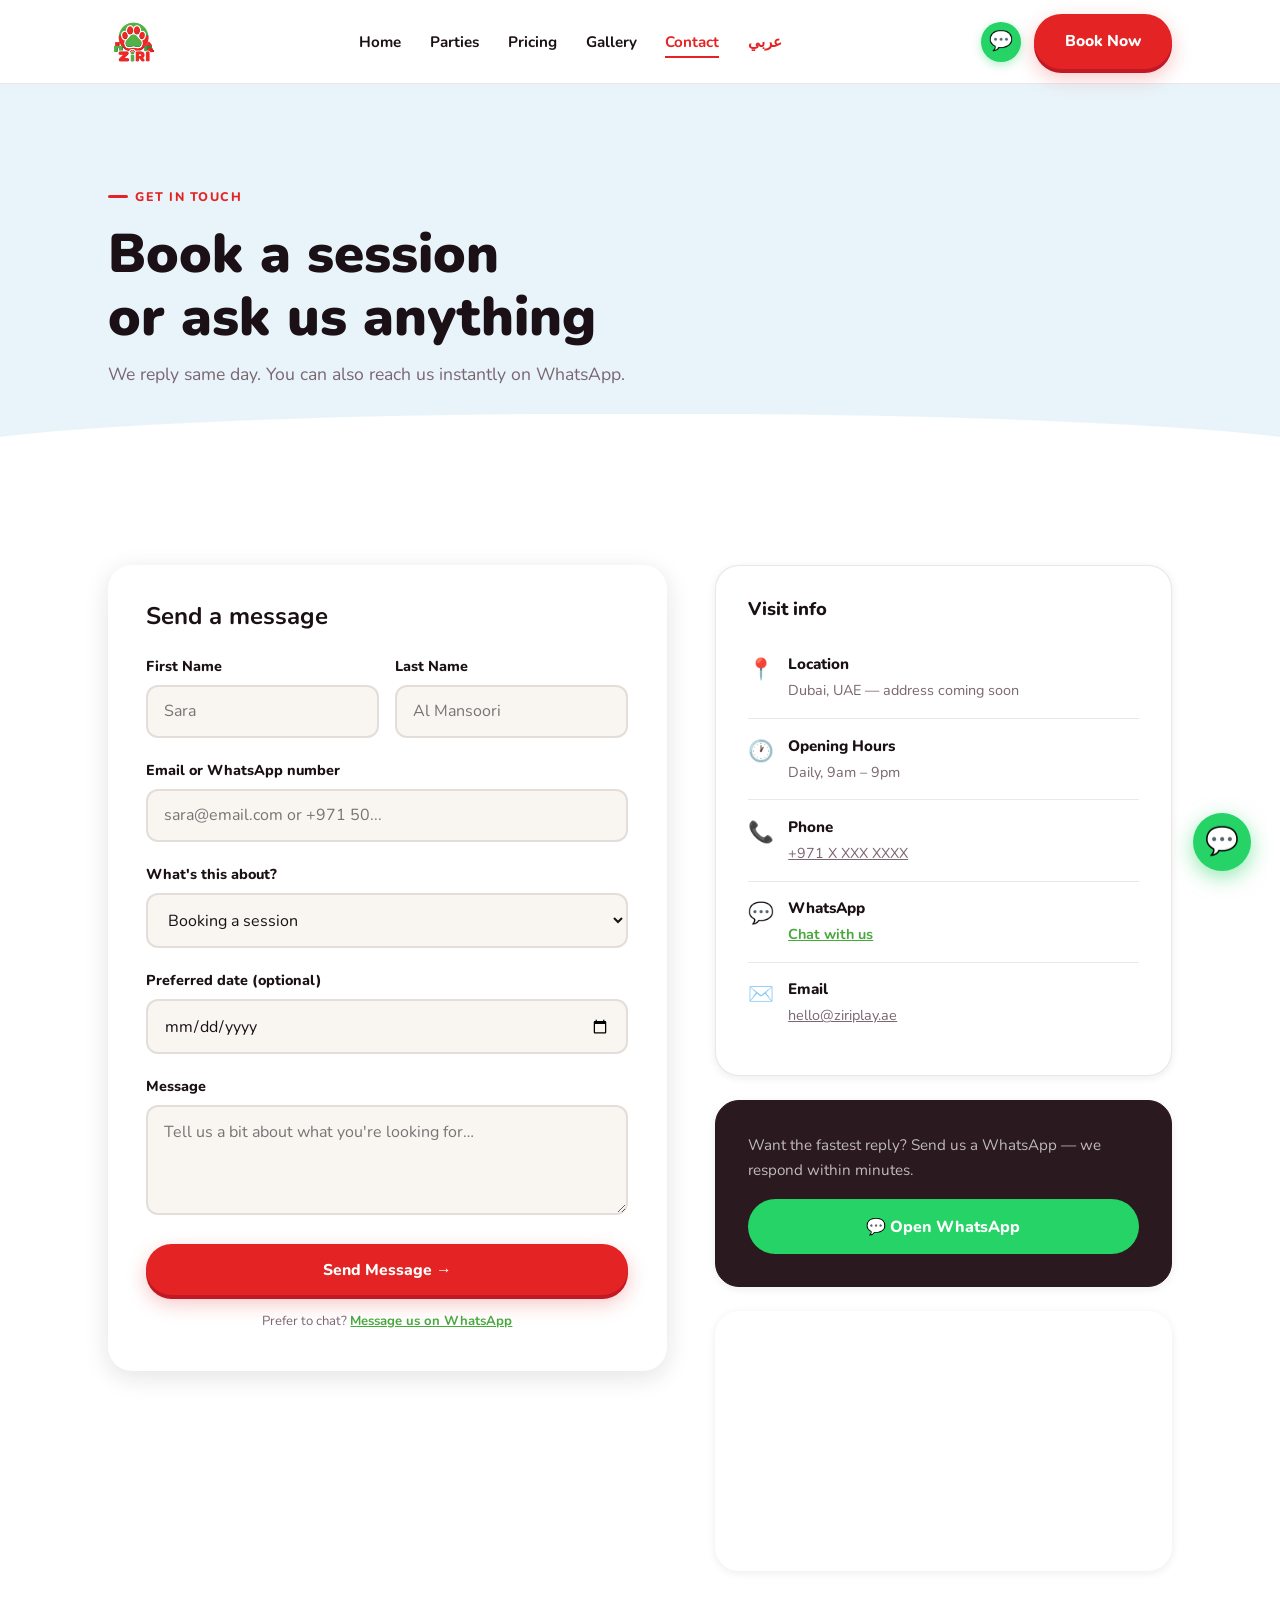
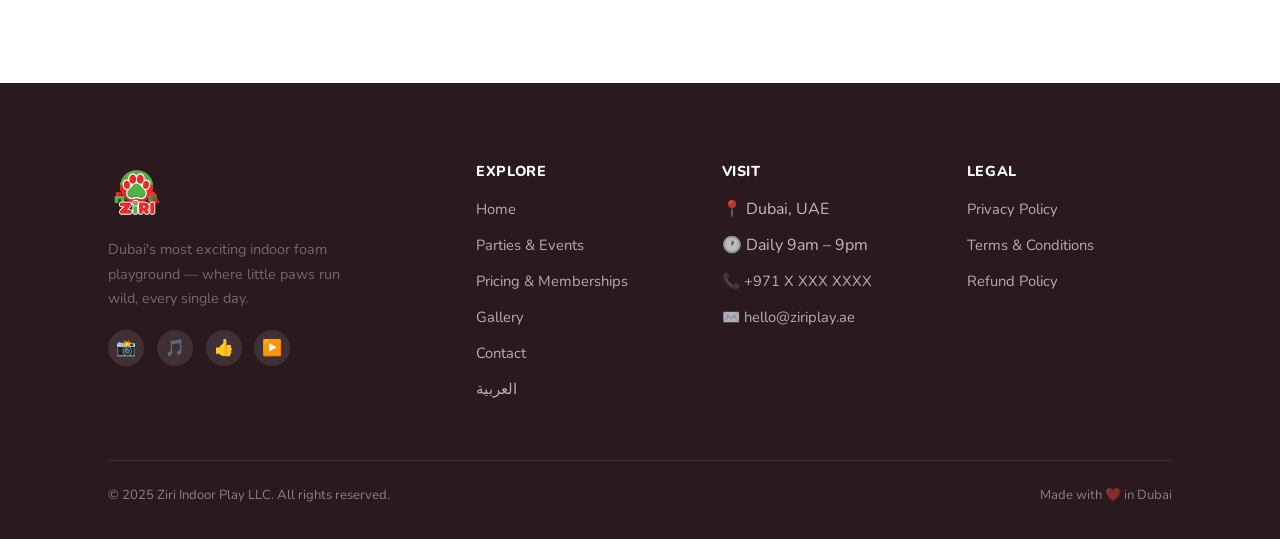
<file: contact.html>
<!DOCTYPE html>
<html lang="en">
<head>
<meta charset="UTF-8"/><meta name="viewport" content="width=device-width,initial-scale=1"/>
<title>Contact & Book — Ziri Indoor Play Dubai</title>
<meta name="description" content="Book a session, party or membership at Ziri indoor foam play, Dubai. Open daily 9am–9pm."/>
<link rel="icon" type="image/png" href="assets/icon.png"/>
<link rel="preconnect" href="https://fonts.googleapis.com"/>
<link rel="preconnect" href="https://fonts.gstatic.com" crossorigin/>
<link href="https://fonts.googleapis.com/css2?family=Nunito:wght@400;600;700;800;900&display=swap" rel="stylesheet"/>
<link rel="stylesheet" href="style.css"/>
</head>
<body>
<nav class="nav">
  <div class="nav-inner">
    <a class="nav-brand" href="index.html" aria-label="Ziri — Home">
      <img data-asset="logo" alt="Ziri Indoor Play" style="height:52px"/>
    </a>
    <button class="nav-toggle" aria-label="Toggle menu" aria-expanded="false">☰</button>
    <ul class="nav-links">
      <li><a href="index.html">Home</a></li>
      <li><a href="parties.html">Parties</a></li>
      <li><a href="pricing.html">Pricing</a></li>
      <li><a href="gallery.html">Gallery</a></li>
      <li><a href="contact.html">Contact</a></li>
      <li><a href="ar/index.html" style="font-weight:800;color:var(--red)">عربي</a></li>
    </ul>
    <div class="nav-actions nav-desktop-only">
      <a class="nav-wa" href="https://wa.me/971XXXXXXXXX" target="_blank" rel="noopener" aria-label="WhatsApp">💬</a>
      <a class="btn btn-red" href="contact.html#book">Book Now</a>
    </div>
  </div>
</nav>

<div class="page-hero">
  <div class="wrap">
    <span class="label">Get in Touch</span>
    <h1>Book a session<br>or ask us anything</h1>
    <p>We reply same day. You can also reach us instantly on WhatsApp.</p>
  </div>
</div>

<section class="section" id="book">
  <div class="wrap">
    <div class="booking-wrap">
      <div>
        <div class="booking-form reveal">
          <h2 style="font-size:1.5rem;margin-bottom:1.5rem">Send a message</h2>
          <form id="main-form">
            <div class="field-row">
              <div class="field">
                <label for="fname">First Name</label>
                <input type="text" id="fname" name="fname" required placeholder="Sara"/>
              </div>
              <div class="field">
                <label for="lname">Last Name</label>
                <input type="text" id="lname" name="lname" placeholder="Al Mansoori"/>
              </div>
            </div>
            <div class="field">
              <label for="email">Email or WhatsApp number</label>
              <input type="text" id="email" name="email" required placeholder="sara@email.com or +971 50..."/>
            </div>
            <div class="field">
              <label for="reason">What's this about?</label>
              <select id="reason" name="reason">
                <option>Booking a session</option>
                <option>Birthday party enquiry</option>
                <option>Membership information</option>
                <option>General question</option>
              </select>
            </div>
            <div class="field">
              <label for="date">Preferred date (optional)</label>
              <input type="date" id="date" name="date"/>
            </div>
            <div class="field">
              <label for="msg">Message</label>
              <textarea id="msg" name="msg" placeholder="Tell us a bit about what you're looking for…"></textarea>
            </div>
            <button type="submit" class="btn btn-red" style="width:100%;justify-content:center">Send Message →</button>
            <div id="form-msg" style="display:none;margin-top:1rem;padding:1rem;background:var(--green-soft);color:var(--green-deep);border-radius:var(--r-md);font-weight:700">
              ✅ Message sent! We'll get back to you shortly.
            </div>
          </form>
          <p style="font-size:.82rem;color:var(--muted);margin-top:1rem;text-align:center">
            Prefer to chat? <a href="https://wa.me/971XXXXXXXXX" target="_blank" style="color:var(--green);font-weight:700">Message us on WhatsApp</a>
          </p>
        </div>
      </div>

      <div>
        <div class="card reveal" style="margin-bottom:1.5rem">
          <h3 style="margin-bottom:1.2rem">Visit info</h3>
          <ul class="info-list" style="list-style:none;padding:0;margin:0">
            <li style="display:flex;gap:.9rem;padding:.9rem 0;border-bottom:1px solid var(--border)">
              <span style="font-size:1.3rem">📍</span>
              <div><strong style="display:block;font-weight:800;font-size:.95rem">Location</strong><span style="color:var(--muted);font-size:.9rem">Dubai, UAE — address coming soon</span></div>
            </li>
            <li style="display:flex;gap:.9rem;padding:.9rem 0;border-bottom:1px solid var(--border)">
              <span style="font-size:1.3rem">🕐</span>
              <div><strong style="display:block;font-weight:800;font-size:.95rem">Opening Hours</strong><span style="color:var(--muted);font-size:.9rem">Daily, 9am – 9pm</span></div>
            </li>
            <li style="display:flex;gap:.9rem;padding:.9rem 0;border-bottom:1px solid var(--border)">
              <span style="font-size:1.3rem">📞</span>
              <div><strong style="display:block;font-weight:800;font-size:.95rem">Phone</strong><a href="tel:+971XXXXXXXXX" style="color:var(--muted);font-size:.9rem">+971 X XXX XXXX</a></div>
            </li>
            <li style="display:flex;gap:.9rem;padding:.9rem 0;border-bottom:1px solid var(--border)">
              <span style="font-size:1.3rem">💬</span>
              <div><strong style="display:block;font-weight:800;font-size:.95rem">WhatsApp</strong><a href="https://wa.me/971XXXXXXXXX" target="_blank" style="color:var(--green);font-size:.9rem;font-weight:700">Chat with us</a></div>
            </li>
            <li style="display:flex;gap:.9rem;padding:.9rem 0">
              <span style="font-size:1.3rem">✉️</span>
              <div><strong style="display:block;font-weight:800;font-size:.95rem">Email</strong><a href="mailto:hello@ziriplay.ae" style="color:var(--muted);font-size:.9rem">hello@ziriplay.ae</a></div>
            </li>
          </ul>
        </div>

        <div class="card reveal" style="background:var(--dark);border-color:var(--dark)">
          <p style="color:rgba(255,255,255,.7);font-size:.95rem;margin-bottom:1rem">Want the fastest reply? Send us a WhatsApp — we respond within minutes.</p>
          <a class="btn" style="background:#25D366;color:white;width:100%;justify-content:center;font-size:1rem" href="https://wa.me/971XXXXXXXXX?text=Hi%20Ziri!%20I'd%20like%20to%20enquire%20about%20a%20session" target="_blank">💬 Open WhatsApp</a>
        </div>

        <div class="card reveal" style="margin-top:1.5rem;padding:0;overflow:hidden;border:none">
          <iframe
            src="https://www.google.com/maps?q=Dubai,UAE&output=embed"
            style="width:100%;height:260px;border:0;display:block;border-radius:var(--r-xl)"
            loading="lazy" title="Ziri location — Dubai, UAE"></iframe>
        </div>
      </div>
    </div>
  </div>
</section>

<footer>
  <div class="wrap">
    <div class="footer-grid">
      <div class="footer-brand">
        <img data-asset="logo" alt="Ziri Indoor Play"/>
        <p>Dubai's most exciting indoor foam playground — where little paws run wild, every single day.</p>
        <div class="social-links" style="margin-top:1.2rem">
          <a href="#" aria-label="Instagram">📸</a>
          <a href="#" aria-label="TikTok">🎵</a>
          <a href="#" aria-label="Facebook">👍</a>
          <a href="#" aria-label="YouTube">▶️</a>
        </div>
      </div>
      <div>
        <h4>Explore</h4>
        <ul>
          <li><a href="index.html">Home</a></li>
          <li><a href="parties.html">Parties & Events</a></li>
          <li><a href="pricing.html">Pricing & Memberships</a></li>
          <li><a href="gallery.html">Gallery</a></li>
          <li><a href="contact.html">Contact</a></li>
          <li><a href="ar/index.html">العربية</a></li>
        </ul>
      </div>
      <div>
        <h4>Visit</h4>
        <ul>
          <li>📍 Dubai, UAE</li>
          <li>🕐 Daily 9am – 9pm</li>
          <li><a href="tel:+971XXXXXXXXX">📞 +971 X XXX XXXX</a></li>
          <li><a href="mailto:hello@ziriplay.ae">✉️ hello@ziriplay.ae</a></li>
        </ul>
      </div>
      <div>
        <h4>Legal</h4>
        <ul>
          <li><a href="#">Privacy Policy</a></li>
          <li><a href="#">Terms & Conditions</a></li>
          <li><a href="#">Refund Policy</a></li>
        </ul>
      </div>
    </div>
    <div class="footer-bottom">
      <p>© 2025 Ziri Indoor Play LLC. All rights reserved.</p>
      <p>Made with ❤️ in Dubai</p>
    </div>
  </div>
</footer>
<a class="wa-float" href="https://wa.me/971XXXXXXXXX?text=Hi%20Ziri!%20I'd%20like%20to%20book%20a%20session"
   target="_blank" rel="noopener" aria-label="Chat on WhatsApp">💬</a>
<script src="assets.js"></script><script src="main.js"></script>
</body></html>
</file>
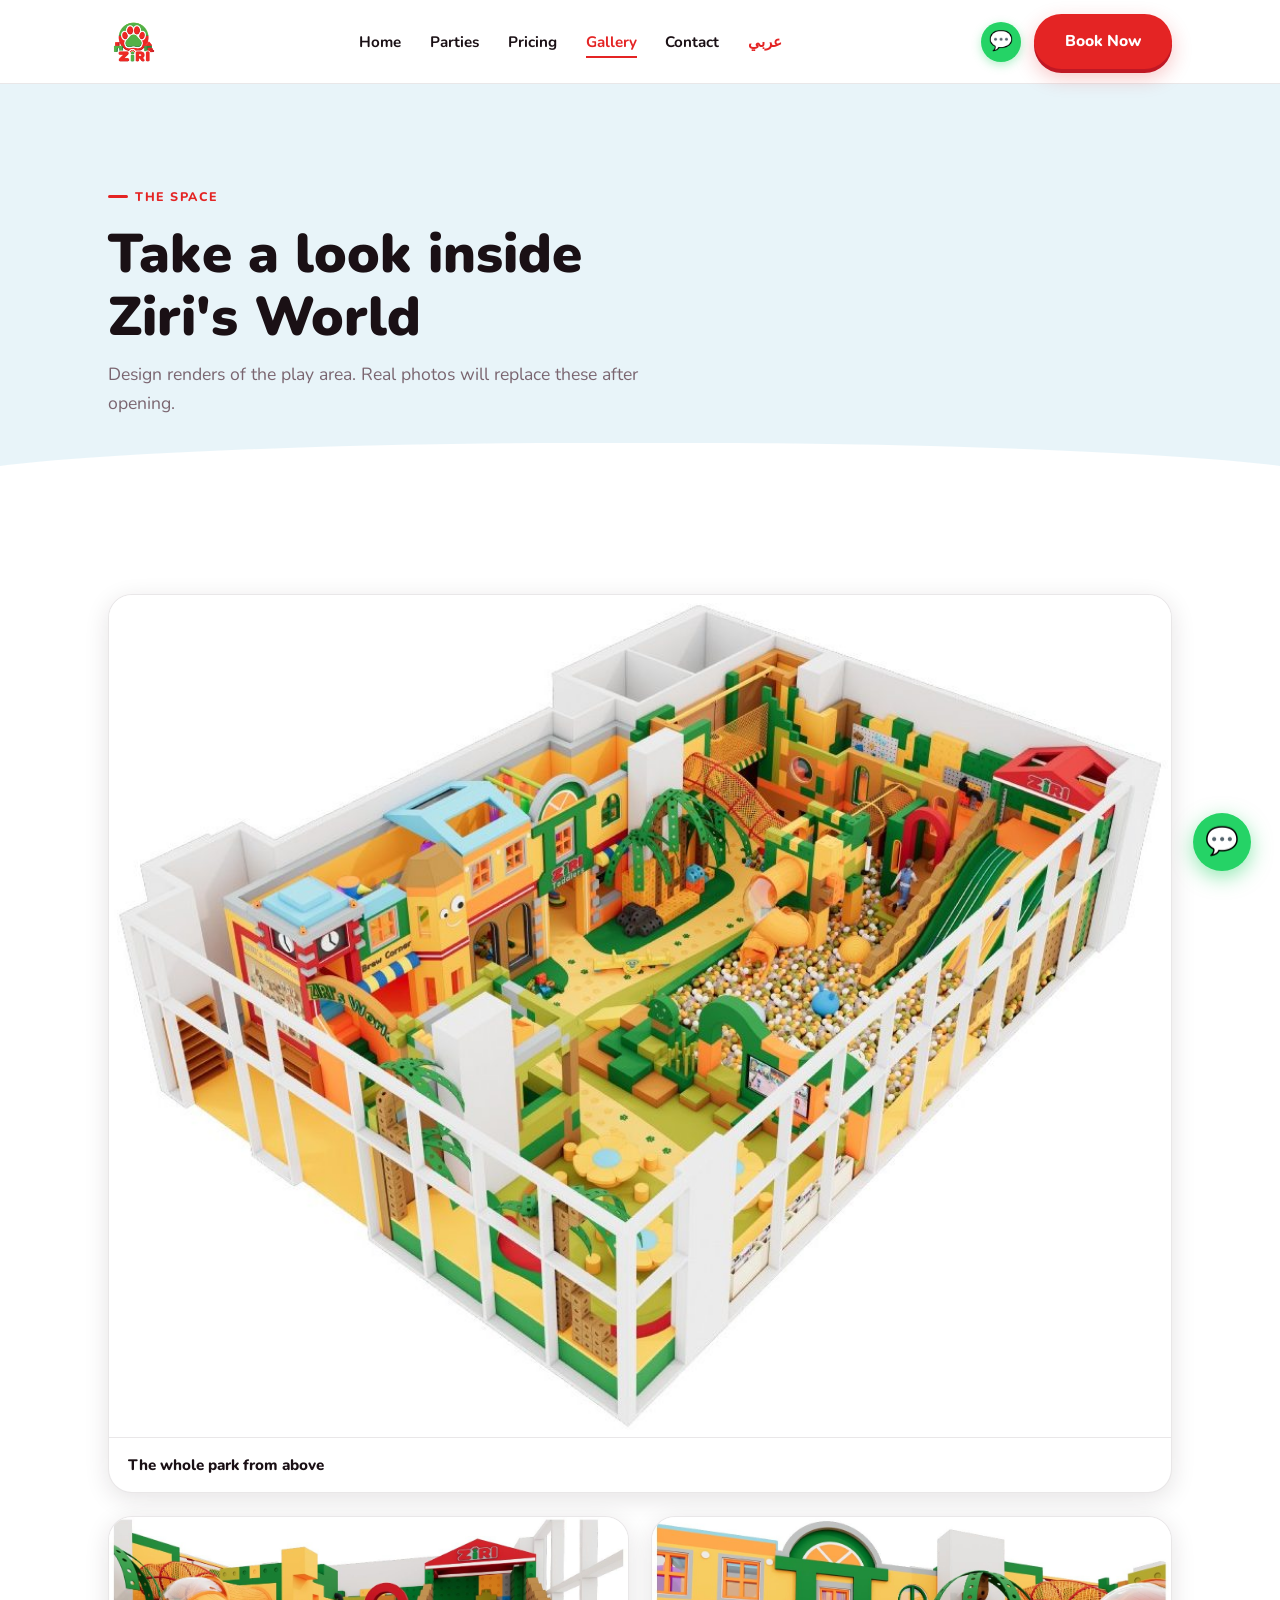
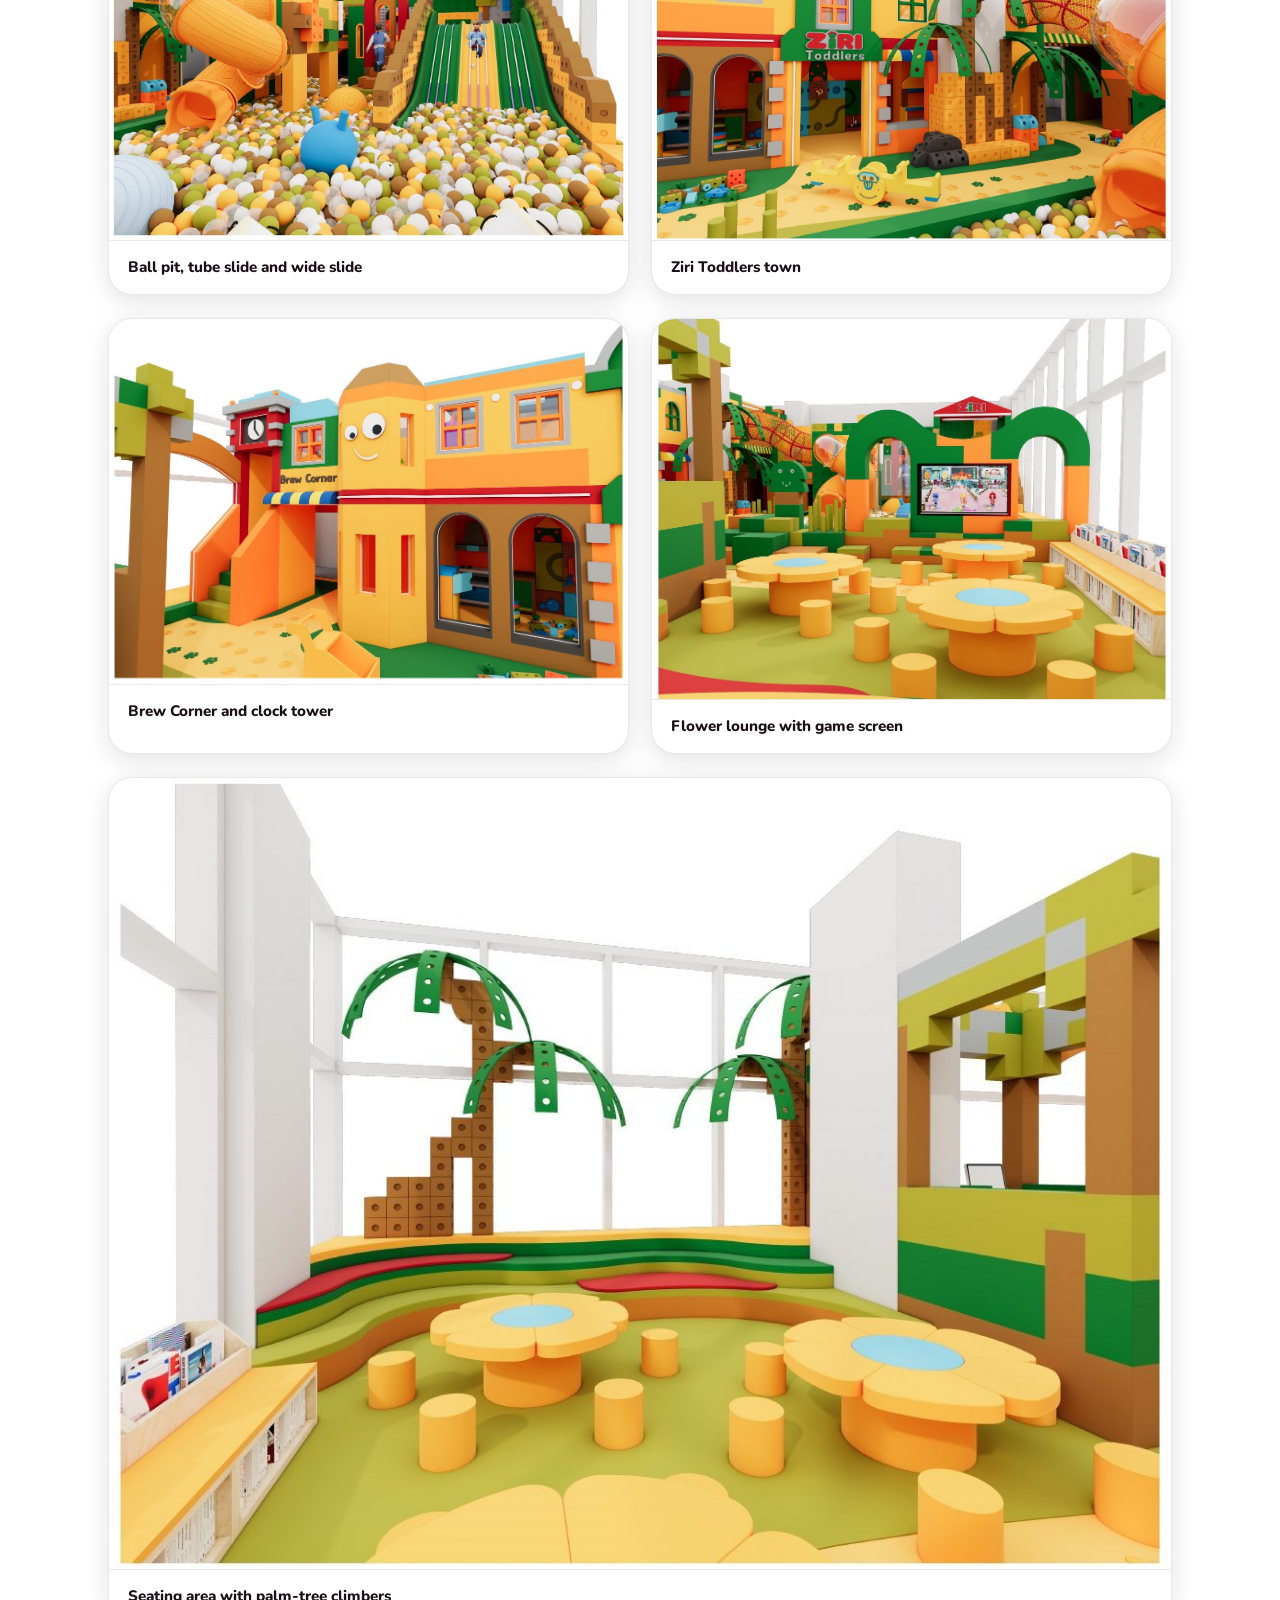
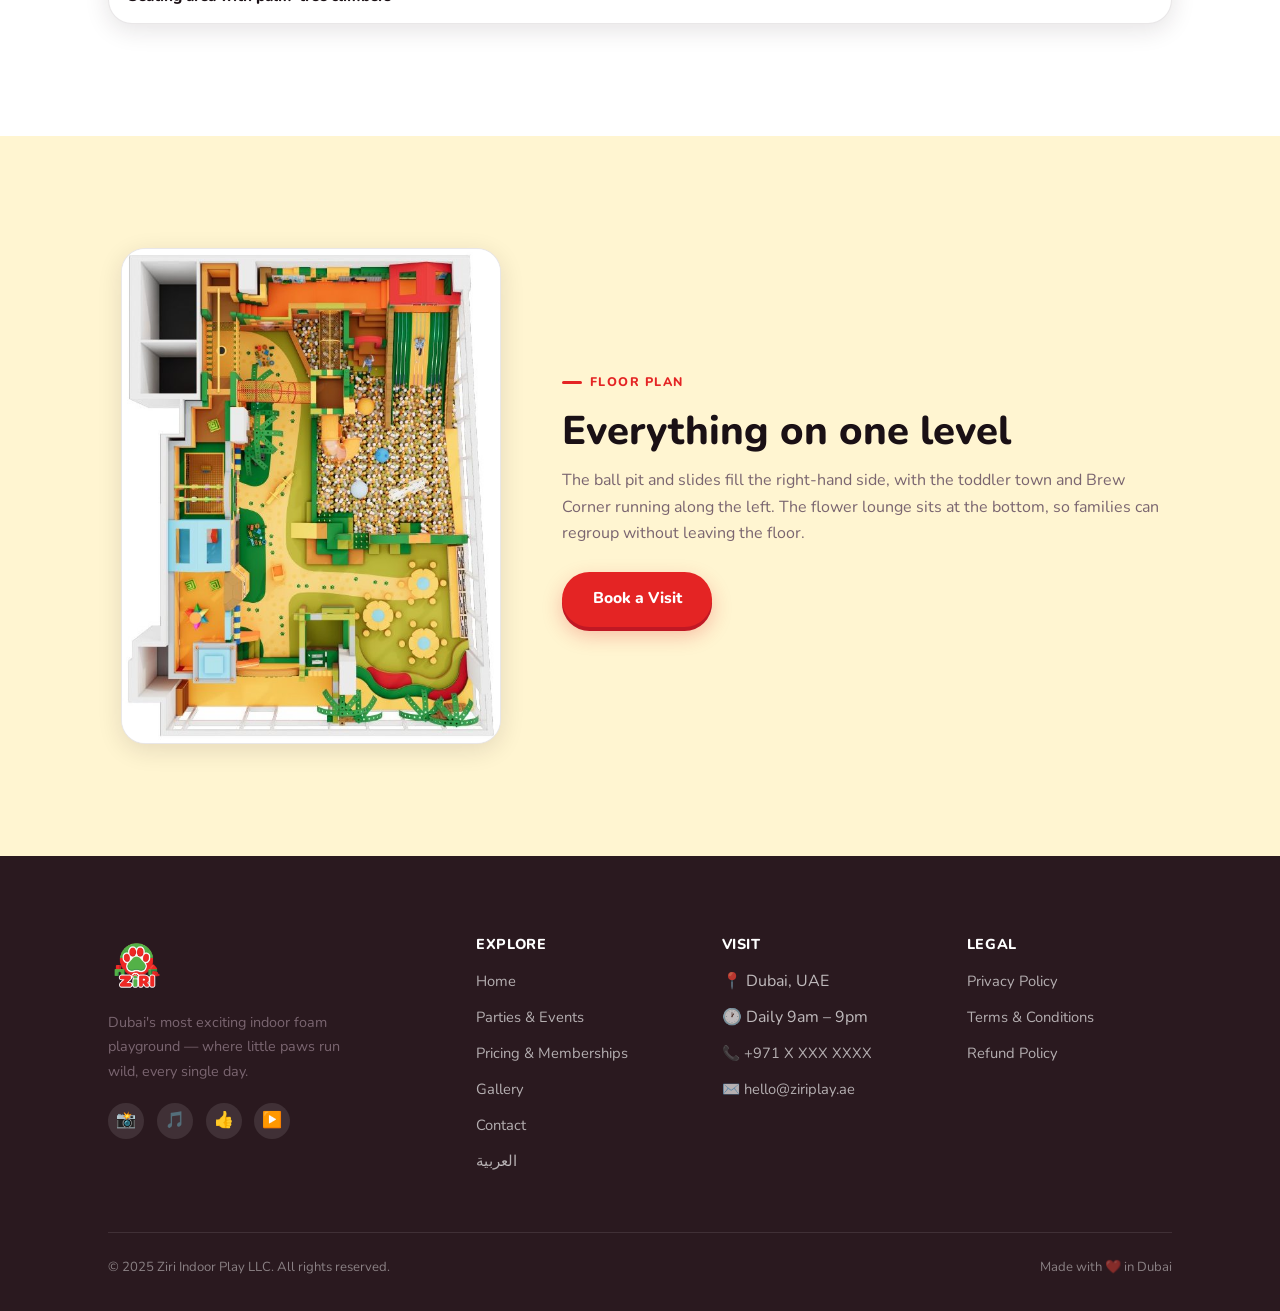
<file: gallery.html>
<!DOCTYPE html>
<html lang="en">
<head>
<meta charset="UTF-8"/><meta name="viewport" content="width=device-width,initial-scale=1"/>
<title>Gallery — Ziri Indoor Play Dubai</title>
<meta name="description" content="Photos and videos from Ziri indoor foam play, Dubai — foam pits, climbing zones, birthday parties and more."/>
<link rel="icon" type="image/png" href="assets/icon.png"/>
<link rel="preconnect" href="https://fonts.googleapis.com"/>
<link rel="preconnect" href="https://fonts.gstatic.com" crossorigin/>
<link href="https://fonts.googleapis.com/css2?family=Nunito:wght@400;600;700;800;900&display=swap" rel="stylesheet"/>
<link rel="stylesheet" href="style.css"/>
</head>
<body>
<nav class="nav">
  <div class="nav-inner">
    <a class="nav-brand" href="index.html" aria-label="Ziri — Home">
      <img data-asset="logo" alt="Ziri Indoor Play" style="height:52px"/>
    </a>
    <button class="nav-toggle" aria-label="Toggle menu" aria-expanded="false">☰</button>
    <ul class="nav-links">
      <li><a href="index.html">Home</a></li>
      <li><a href="parties.html">Parties</a></li>
      <li><a href="pricing.html">Pricing</a></li>
      <li><a href="gallery.html">Gallery</a></li>
      <li><a href="contact.html">Contact</a></li>
      <li><a href="ar/index.html" style="font-weight:800;color:var(--red)">عربي</a></li>
    </ul>
    <div class="nav-actions nav-desktop-only">
      <a class="nav-wa" href="https://wa.me/971XXXXXXXXX" target="_blank" rel="noopener" aria-label="WhatsApp">💬</a>
      <a class="btn btn-red" href="contact.html#book">Book Now</a>
    </div>
  </div>
</nav>

<div class="page-hero">
  <div class="wrap">
    <span class="label">The Space</span>
    <h1>Take a look inside<br>Ziri's World</h1>
    <p>Design renders of the play area. Real photos will replace these after opening.</p>
  </div>
</div>

<section class="section">
  <div class="wrap">
    <div class="photo-grid">
    <figure class="photo reveal wide"><img src="assets/world-overview.jpg" alt="The whole park from above" loading="lazy"/><figcaption>The whole park from above</figcaption></figure>
    <figure class="photo reveal "><img src="assets/world-slide.jpg" alt="Ball pit, tube slide and wide slide" loading="lazy"/><figcaption>Ball pit, tube slide and wide slide</figcaption></figure>
    <figure class="photo reveal "><img src="assets/world-toddlers.jpg" alt="Ziri Toddlers town" loading="lazy"/><figcaption>Ziri Toddlers town</figcaption></figure>
    <figure class="photo reveal "><img src="assets/world-brew.jpg" alt="Brew Corner and clock tower" loading="lazy"/><figcaption>Brew Corner and clock tower</figcaption></figure>
    <figure class="photo reveal "><img src="assets/world-lounge.jpg" alt="Flower lounge with game screen" loading="lazy"/><figcaption>Flower lounge with game screen</figcaption></figure>
    <figure class="photo reveal wide"><img src="assets/world-seating.jpg" alt="Seating area with palm-tree climbers" loading="lazy"/><figcaption>Seating area with palm-tree climbers</figcaption></figure>
    </div>
  </div>
</section>

<section class="section band-yellow">
  <div class="wrap">
    <div class="plan-wrap">
      <figure class="photo reveal" style="max-width:380px;margin:0 auto"><img src="assets/world-plan.jpg" alt="Top-down floor plan of Ziri's World" loading="lazy"/></figure>
      <div class="reveal">
        <span class="label">Floor Plan</span>
        <h2 style="font-size:clamp(1.8rem,3.5vw,2.5rem);font-weight:800;margin-bottom:.8rem">Everything on one level</h2>
        <p>The ball pit and slides fill the right-hand side, with the toddler town and Brew Corner running along the left. The flower lounge sits at the bottom, so families can regroup without leaving the floor.</p>
        <a class="btn btn-red" href="contact.html#book" style="margin-top:.6rem">Book a Visit</a>
      </div>
    </div>
  </div>
</section>

<footer>
  <div class="wrap">
    <div class="footer-grid">
      <div class="footer-brand">
        <img data-asset="logo" alt="Ziri Indoor Play"/>
        <p>Dubai's most exciting indoor foam playground — where little paws run wild, every single day.</p>
        <div class="social-links" style="margin-top:1.2rem">
          <a href="#" aria-label="Instagram">📸</a>
          <a href="#" aria-label="TikTok">🎵</a>
          <a href="#" aria-label="Facebook">👍</a>
          <a href="#" aria-label="YouTube">▶️</a>
        </div>
      </div>
      <div>
        <h4>Explore</h4>
        <ul>
          <li><a href="index.html">Home</a></li>
          <li><a href="parties.html">Parties & Events</a></li>
          <li><a href="pricing.html">Pricing & Memberships</a></li>
          <li><a href="gallery.html">Gallery</a></li>
          <li><a href="contact.html">Contact</a></li>
          <li><a href="ar/index.html">العربية</a></li>
        </ul>
      </div>
      <div>
        <h4>Visit</h4>
        <ul>
          <li>📍 Dubai, UAE</li>
          <li>🕐 Daily 9am – 9pm</li>
          <li><a href="tel:+971XXXXXXXXX">📞 +971 X XXX XXXX</a></li>
          <li><a href="mailto:hello@ziriplay.ae">✉️ hello@ziriplay.ae</a></li>
        </ul>
      </div>
      <div>
        <h4>Legal</h4>
        <ul>
          <li><a href="#">Privacy Policy</a></li>
          <li><a href="#">Terms & Conditions</a></li>
          <li><a href="#">Refund Policy</a></li>
        </ul>
      </div>
    </div>
    <div class="footer-bottom">
      <p>© 2025 Ziri Indoor Play LLC. All rights reserved.</p>
      <p>Made with ❤️ in Dubai</p>
    </div>
  </div>
</footer>
<a class="wa-float" href="https://wa.me/971XXXXXXXXX?text=Hi%20Ziri!%20I'd%20like%20to%20book%20a%20session"
   target="_blank" rel="noopener" aria-label="Chat on WhatsApp">💬</a>
<script src="assets.js"></script><script src="main.js"></script>
</body></html>
</file>
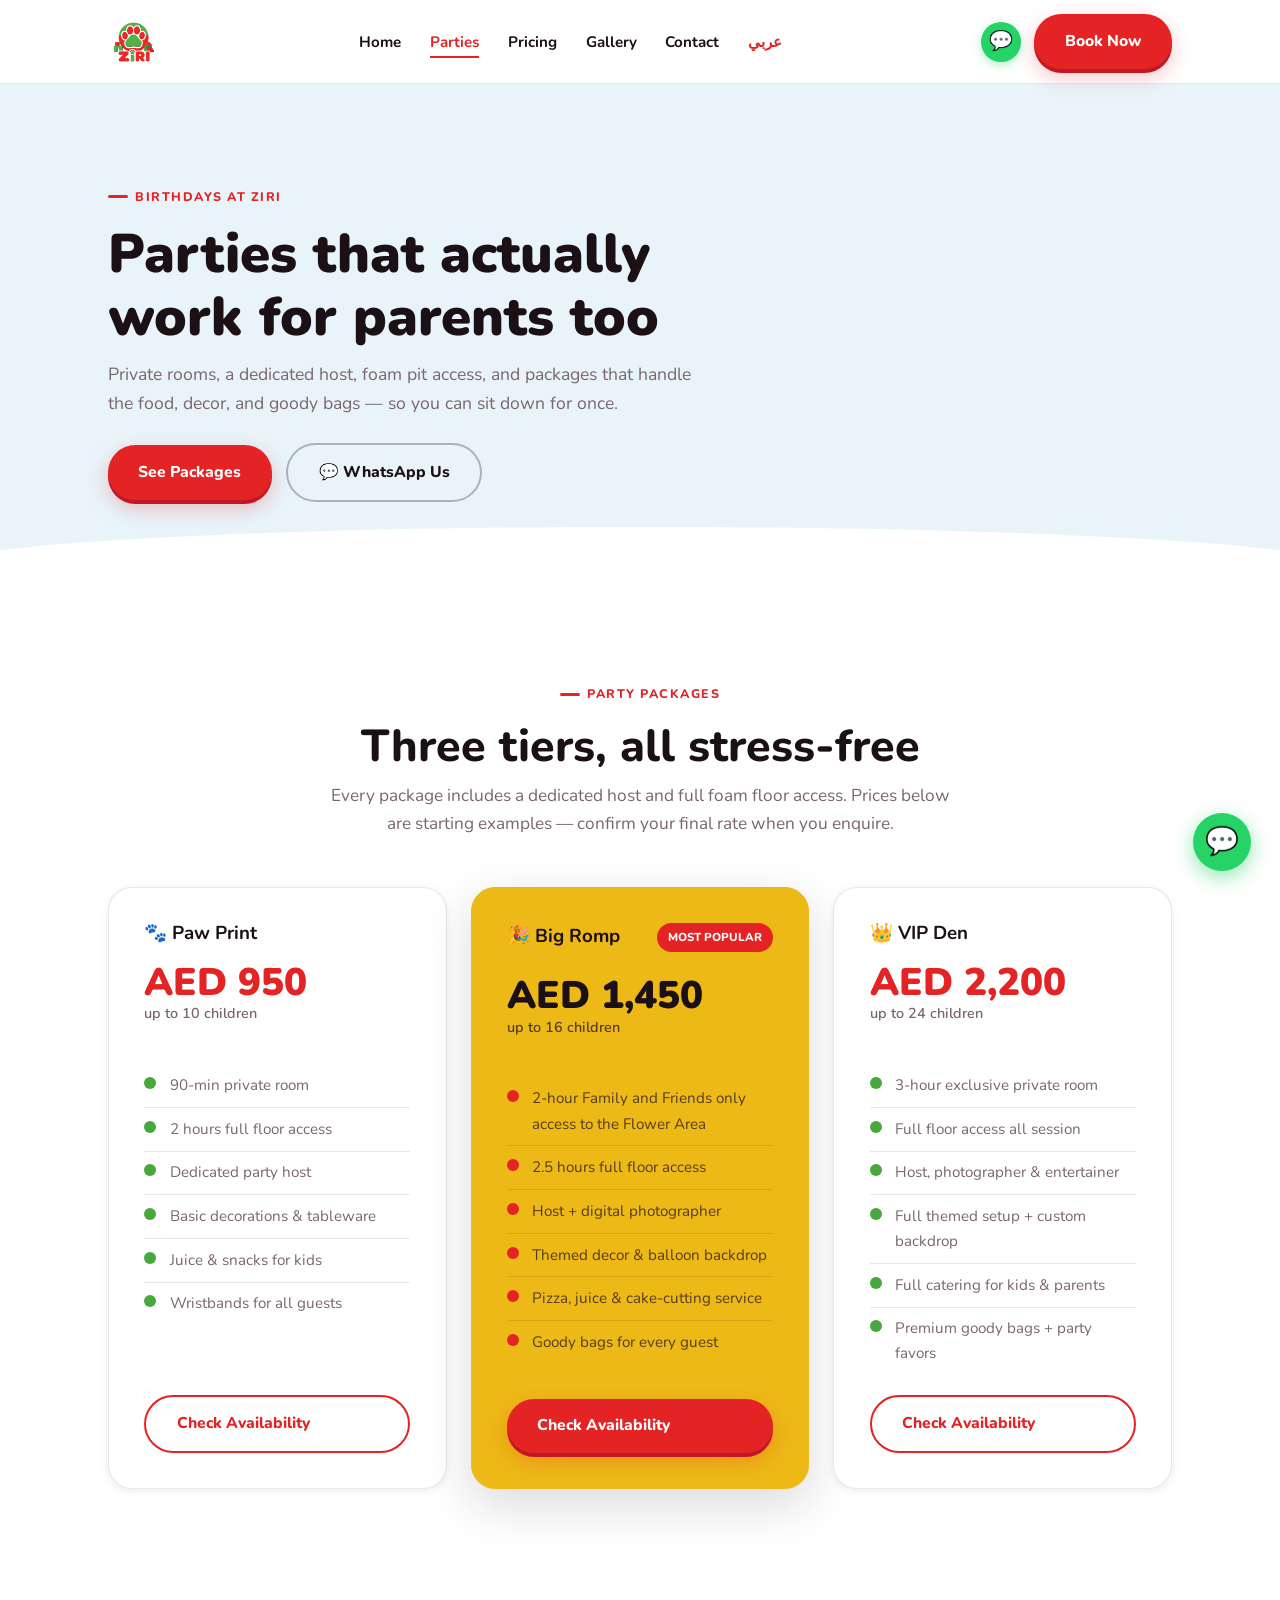
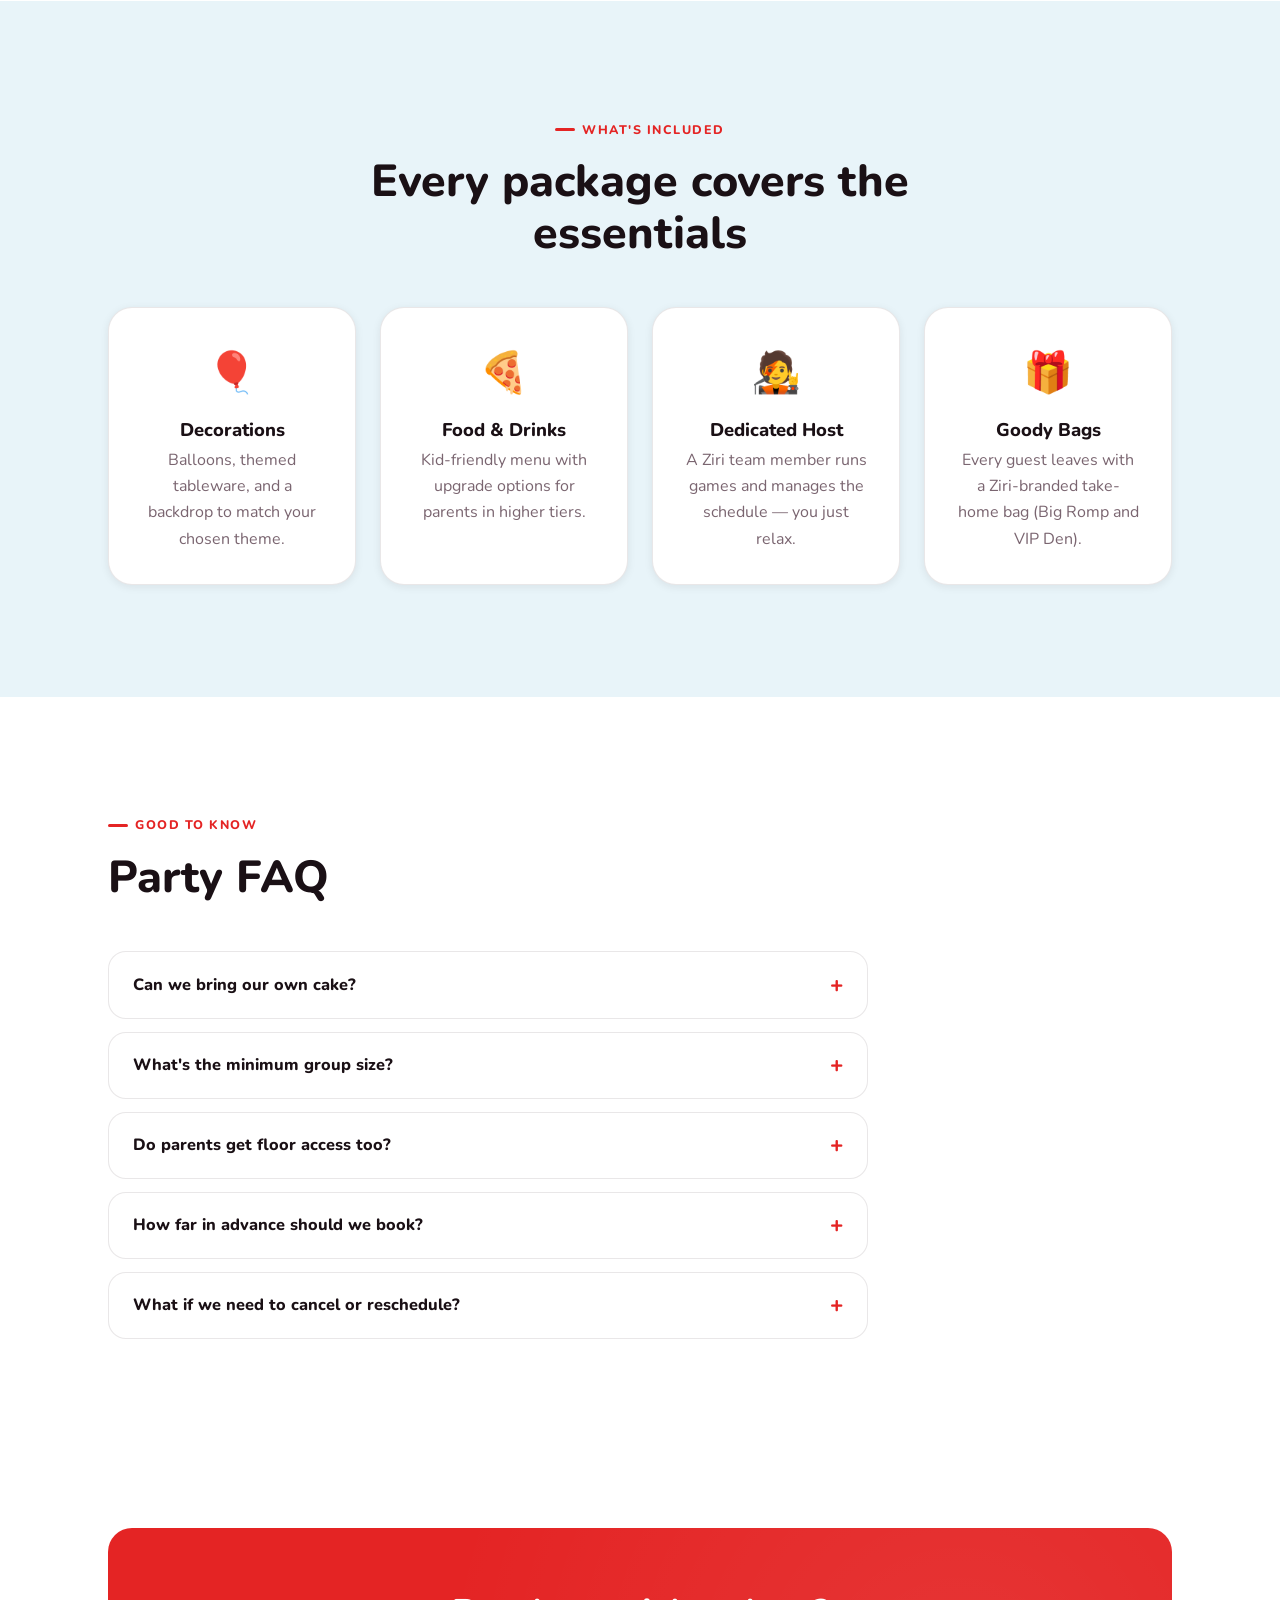
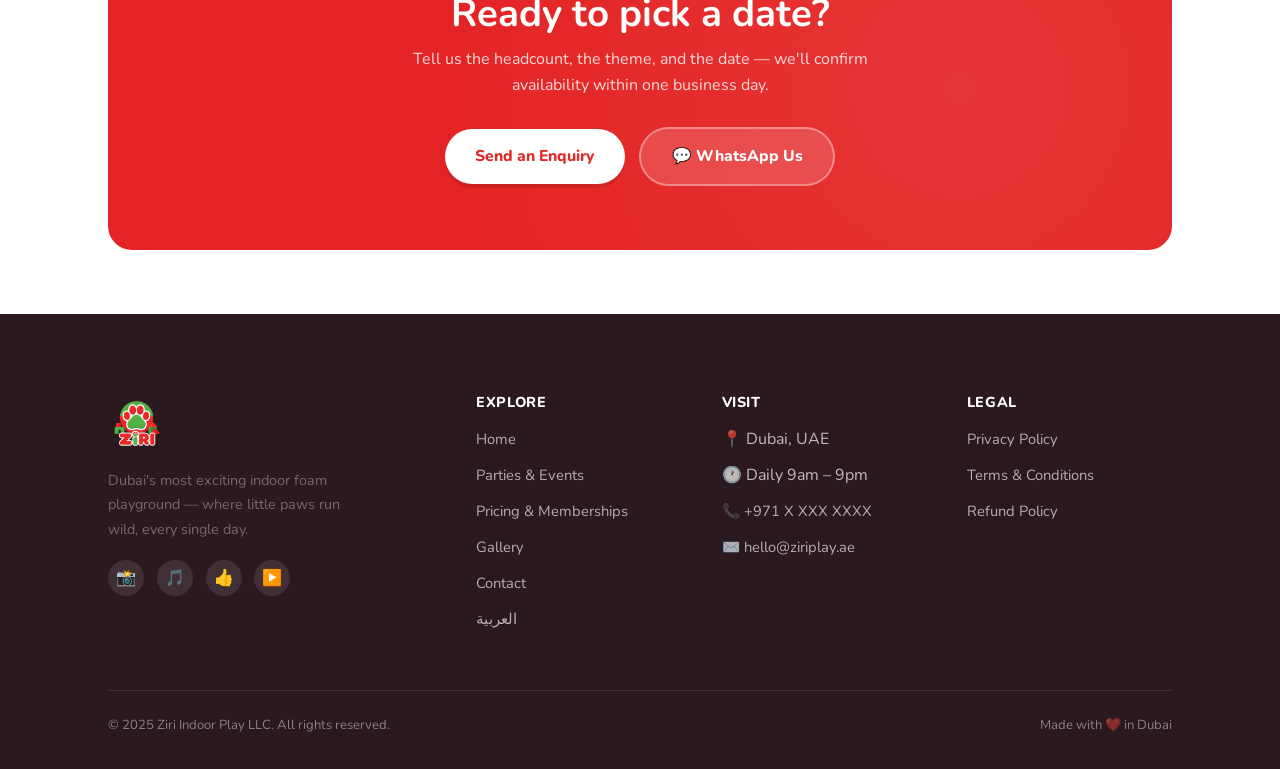
<file: parties.html>
<!DOCTYPE html>
<html lang="en">
<head>
<meta charset="UTF-8"/><meta name="viewport" content="width=device-width,initial-scale=1"/>
<title>Birthday Parties — Ziri Indoor Play Dubai</title>
<meta name="description" content="Book a birthday party at Ziri — private rooms, foam play, catering, and a dedicated host. Three packages from AED 950."/>
<link rel="icon" type="image/png" href="assets/icon.png"/>
<link rel="preconnect" href="https://fonts.googleapis.com"/>
<link rel="preconnect" href="https://fonts.gstatic.com" crossorigin/>
<link href="https://fonts.googleapis.com/css2?family=Nunito:wght@400;600;700;800;900&display=swap" rel="stylesheet"/>
<link rel="stylesheet" href="style.css"/>
</head>
<body>
<nav class="nav">
  <div class="nav-inner">
    <a class="nav-brand" href="index.html" aria-label="Ziri — Home">
      <img data-asset="logo" alt="Ziri Indoor Play" style="height:52px"/>
    </a>
    <button class="nav-toggle" aria-label="Toggle menu" aria-expanded="false">☰</button>
    <ul class="nav-links">
      <li><a href="index.html">Home</a></li>
      <li><a href="parties.html">Parties</a></li>
      <li><a href="pricing.html">Pricing</a></li>
      <li><a href="gallery.html">Gallery</a></li>
      <li><a href="contact.html">Contact</a></li>
      <li><a href="ar/index.html" style="font-weight:800;color:var(--red)">عربي</a></li>
    </ul>
    <div class="nav-actions nav-desktop-only">
      <a class="nav-wa" href="https://wa.me/971XXXXXXXXX" target="_blank" rel="noopener" aria-label="WhatsApp">💬</a>
      <a class="btn btn-red" href="contact.html#book">Book Now</a>
    </div>
  </div>
</nav>

<div class="page-hero">
  <div class="wrap">
    <span class="label">Birthdays at Ziri</span>
    <h1>Parties that actually<br>work for parents too</h1>
    <p>Private rooms, a dedicated host, foam pit access, and packages that handle the food, decor, and goody bags — so you can sit down for once.</p>
    <div class="btn-row" style="margin-top:1.6rem">
      <a class="btn btn-red" href="#packages">See Packages</a>
      <a class="btn btn-ghost" href="https://wa.me/971XXXXXXXXX?text=Hi!%20I'd%20like%20to%20book%20a%20birthday%20party%20at%20Ziri" target="_blank">💬 WhatsApp Us</a>
    </div>
  </div>
</div>

<section class="section" id="packages">
  <div class="wrap">
    <div class="section-head center reveal">
      <span class="label">Party Packages</span>
      <h2>Three tiers, all stress-free</h2>
      <p>Every package includes a dedicated host and full foam floor access. Prices below are starting examples — confirm your final rate when you enquire.</p>
    </div>
    <div class="grid g3">
      <div class="price-card reveal">
        <h3>🐾 Paw Print</h3>
        <div class="price-tag-block">
          <div class="price-num">AED 950</div>
          <div class="price-per">up to 10 children</div>
        </div>
        <ul>
          <li>90-min private room</li>
          <li>2 hours full floor access</li>
          <li>Dedicated party host</li>
          <li>Basic decorations & tableware</li>
          <li>Juice & snacks for kids</li>
          <li>Wristbands for all guests</li>
        </ul>
        <a class="btn btn-outline-red" href="https://wa.me/971XXXXXXXXX?text=Hi!%20I'm%20interested%20in%20the%20Paw%20Print%20party%20package" target="_blank">Check Availability</a>
      </div>
      <div class="price-card featured reveal">
        <div style="display:flex;justify-content:space-between;align-items:center;margin-bottom:.4rem">
          <h3>🎉 Big Romp</h3>
          <span style="background:var(--red);color:white;font-size:.72rem;font-weight:800;padding:.3rem .7rem;border-radius:999px">MOST POPULAR</span>
        </div>
        <div class="price-tag-block">
          <div class="price-num">AED 1,450</div>
          <div class="price-per">up to 16 children</div>
        </div>
        <ul>
          <li>2-hour Family and Friends only access to the Flower Area</li>
          <li>2.5 hours full floor access</li>
          <li>Host + digital photographer</li>
          <li>Themed decor & balloon backdrop</li>
          <li>Pizza, juice & cake-cutting service</li>
          <li>Goody bags for every guest</li>
        </ul>
        <a class="btn btn-red" href="https://wa.me/971XXXXXXXXX?text=Hi!%20I'm%20interested%20in%20the%20Big%20Romp%20party%20package" target="_blank">Check Availability</a>
      </div>
      <div class="price-card reveal">
        <h3>👑 VIP Den</h3>
        <div class="price-tag-block">
          <div class="price-num">AED 2,200</div>
          <div class="price-per">up to 24 children</div>
        </div>
        <ul>
          <li>3-hour exclusive private room</li>
          <li>Full floor access all session</li>
          <li>Host, photographer & entertainer</li>
          <li>Full themed setup + custom backdrop</li>
          <li>Full catering for kids & parents</li>
          <li>Premium goody bags + party favors</li>
        </ul>
        <a class="btn btn-outline-red" href="https://wa.me/971XXXXXXXXX?text=Hi!%20I'm%20interested%20in%20the%20VIP%20Den%20party%20package" target="_blank">Check Availability</a>
      </div>
    </div>
  </div>
</section>

<section class="section band-off">
  <div class="wrap">
    <div class="section-head center reveal">
      <span class="label">What's Included</span>
      <h2>Every package covers the essentials</h2>
    </div>
    <div class="grid g4">
      <div class="card reveal" style="text-align:center">
        <div style="font-size:2.5rem;margin-bottom:.8rem">🎈</div>
        <h3>Decorations</h3>
        <p>Balloons, themed tableware, and a backdrop to match your chosen theme.</p>
      </div>
      <div class="card reveal" style="text-align:center">
        <div style="font-size:2.5rem;margin-bottom:.8rem">🍕</div>
        <h3>Food & Drinks</h3>
        <p>Kid-friendly menu with upgrade options for parents in higher tiers.</p>
      </div>
      <div class="card reveal" style="text-align:center">
        <div style="font-size:2.5rem;margin-bottom:.8rem">🧑‍🎤</div>
        <h3>Dedicated Host</h3>
        <p>A Ziri team member runs games and manages the schedule — you just relax.</p>
      </div>
      <div class="card reveal" style="text-align:center">
        <div style="font-size:2.5rem;margin-bottom:.8rem">🎁</div>
        <h3>Goody Bags</h3>
        <p>Every guest leaves with a Ziri-branded take-home bag (Big Romp and VIP Den).</p>
      </div>
    </div>
  </div>
</section>

<section class="section">
  <div class="wrap">
    <div class="section-head reveal">
      <span class="label">Good to Know</span>
      <h2>Party FAQ</h2>
    </div>
    <div class="faq reveal">
      <details class="faq-item"><summary>Can we bring our own cake?</summary><p>Absolutely — bring your own cake at no extra charge. We provide candles and a full cake-cutting service.</p></details>
      <details class="faq-item"><summary>What's the minimum group size?</summary><p>Packages are built around the headcounts shown, but smaller groups are welcome. Contact us for a custom quote.</p></details>
      <details class="faq-item"><summary>Do parents get floor access too?</summary><p>Yes — socks on, parents are welcome on the floor. Those who prefer to watch can use the parents' lounge area.</p></details>
      <details class="faq-item"><summary>How far in advance should we book?</summary><p>Weekends fill up fast — we recommend booking at least 2 weeks ahead, especially for Friday and Saturday slots.</p></details>
      <details class="faq-item"><summary>What if we need to cancel or reschedule?</summary><p>Contact us at least 72 hours in advance and we'll reschedule your party at no charge.</p></details>
    </div>
  </div>
</section>

<section class="section-sm">
  <div class="wrap">
    <div class="cta-band reveal">
      <h2>Ready to pick a date?</h2>
      <p>Tell us the headcount, the theme, and the date — we'll confirm availability within one business day.</p>
      <div class="btn-row" style="justify-content:center">
        <a class="btn" style="background:white;color:var(--red);font-weight:800;box-shadow:0 4px 0 rgba(0,0,0,.1)" href="contact.html">Send an Enquiry</a>
        <a class="btn" style="background:rgba(255,255,255,.15);color:white;border:2px solid rgba(255,255,255,.35)" href="https://wa.me/971XXXXXXXXX" target="_blank">💬 WhatsApp Us</a>
      </div>
    </div>
  </div>
</section>

<footer>
  <div class="wrap">
    <div class="footer-grid">
      <div class="footer-brand">
        <img data-asset="logo" alt="Ziri Indoor Play"/>
        <p>Dubai's most exciting indoor foam playground — where little paws run wild, every single day.</p>
        <div class="social-links" style="margin-top:1.2rem">
          <a href="#" aria-label="Instagram">📸</a>
          <a href="#" aria-label="TikTok">🎵</a>
          <a href="#" aria-label="Facebook">👍</a>
          <a href="#" aria-label="YouTube">▶️</a>
        </div>
      </div>
      <div>
        <h4>Explore</h4>
        <ul>
          <li><a href="index.html">Home</a></li>
          <li><a href="parties.html">Parties & Events</a></li>
          <li><a href="pricing.html">Pricing & Memberships</a></li>
          <li><a href="gallery.html">Gallery</a></li>
          <li><a href="contact.html">Contact</a></li>
          <li><a href="ar/index.html">العربية</a></li>
        </ul>
      </div>
      <div>
        <h4>Visit</h4>
        <ul>
          <li>📍 Dubai, UAE</li>
          <li>🕐 Daily 9am – 9pm</li>
          <li><a href="tel:+971XXXXXXXXX">📞 +971 X XXX XXXX</a></li>
          <li><a href="mailto:hello@ziriplay.ae">✉️ hello@ziriplay.ae</a></li>
        </ul>
      </div>
      <div>
        <h4>Legal</h4>
        <ul>
          <li><a href="#">Privacy Policy</a></li>
          <li><a href="#">Terms & Conditions</a></li>
          <li><a href="#">Refund Policy</a></li>
        </ul>
      </div>
    </div>
    <div class="footer-bottom">
      <p>© 2025 Ziri Indoor Play LLC. All rights reserved.</p>
      <p>Made with ❤️ in Dubai</p>
    </div>
  </div>
</footer>
<a class="wa-float" href="https://wa.me/971XXXXXXXXX?text=Hi%20Ziri!%20I'd%20like%20to%20book%20a%20session"
   target="_blank" rel="noopener" aria-label="Chat on WhatsApp">💬</a>
<script src="assets.js"></script><script src="main.js"></script>
</body></html>
</file>
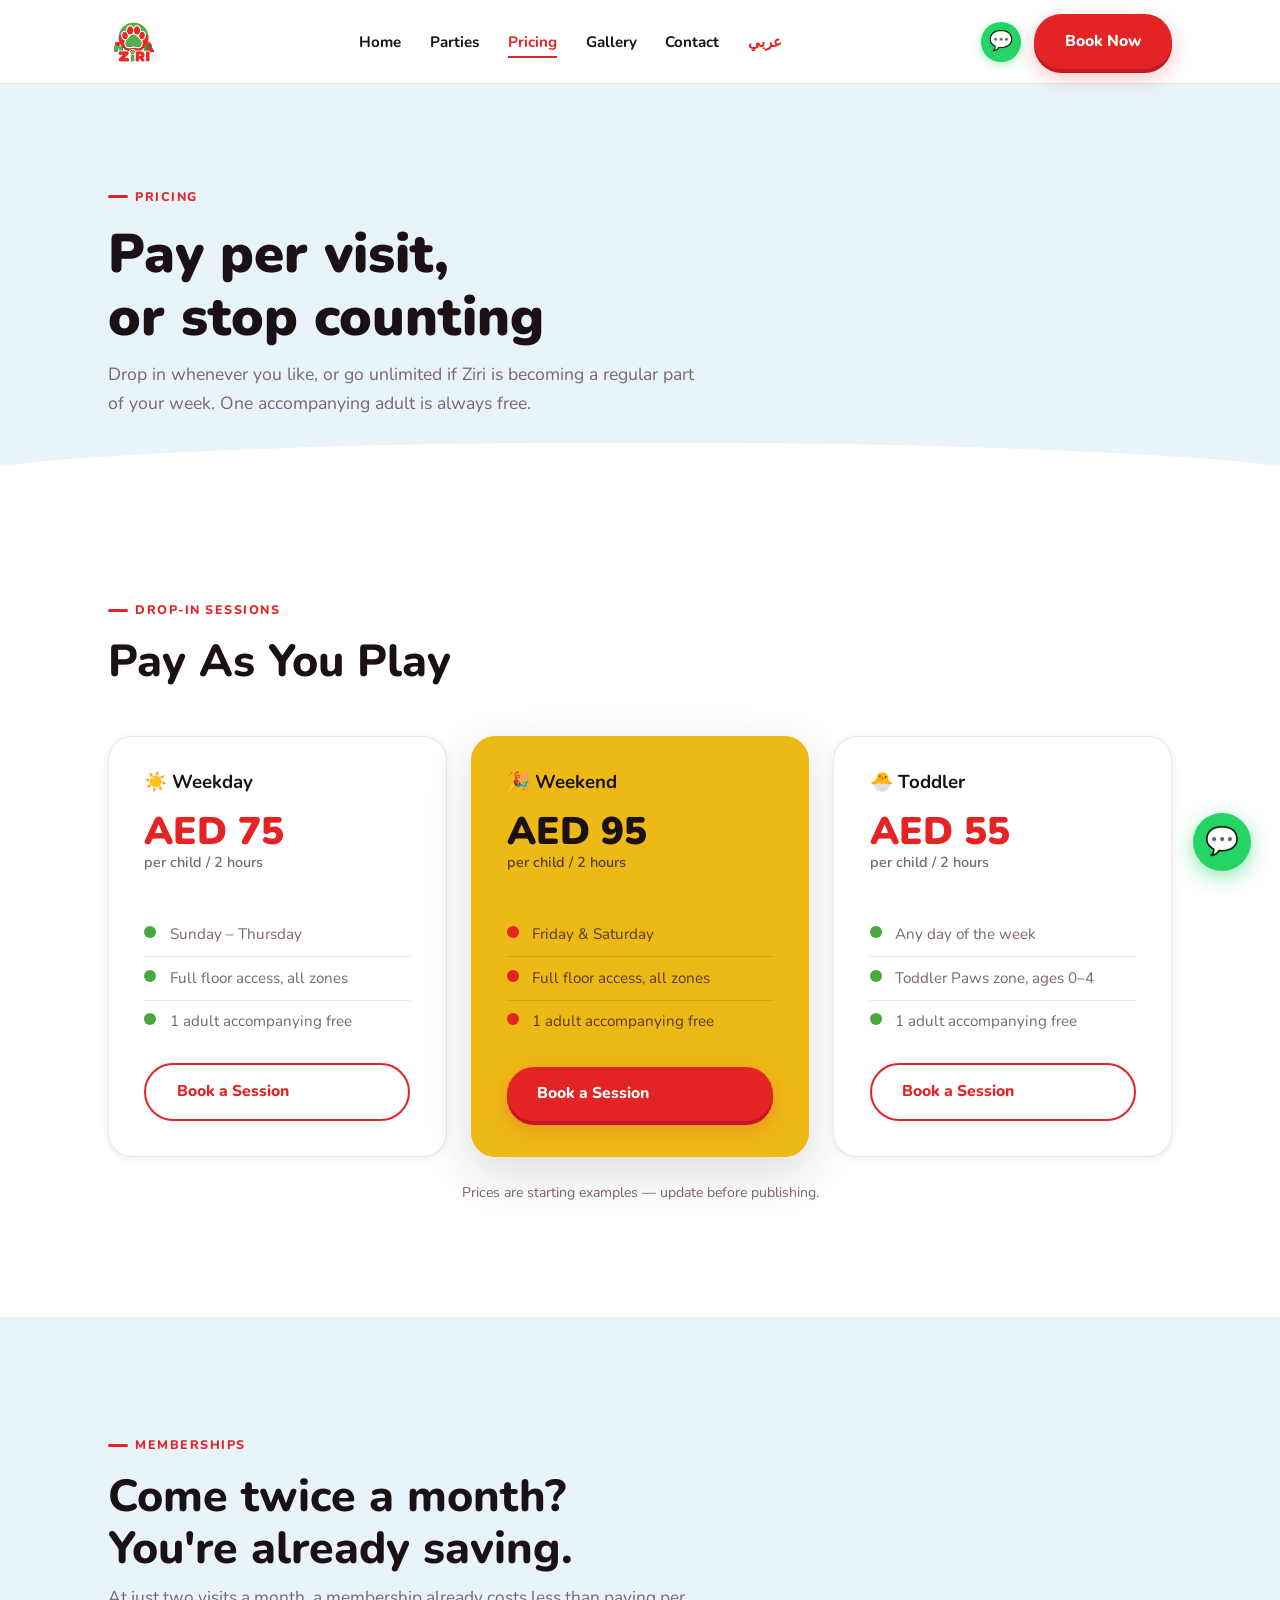
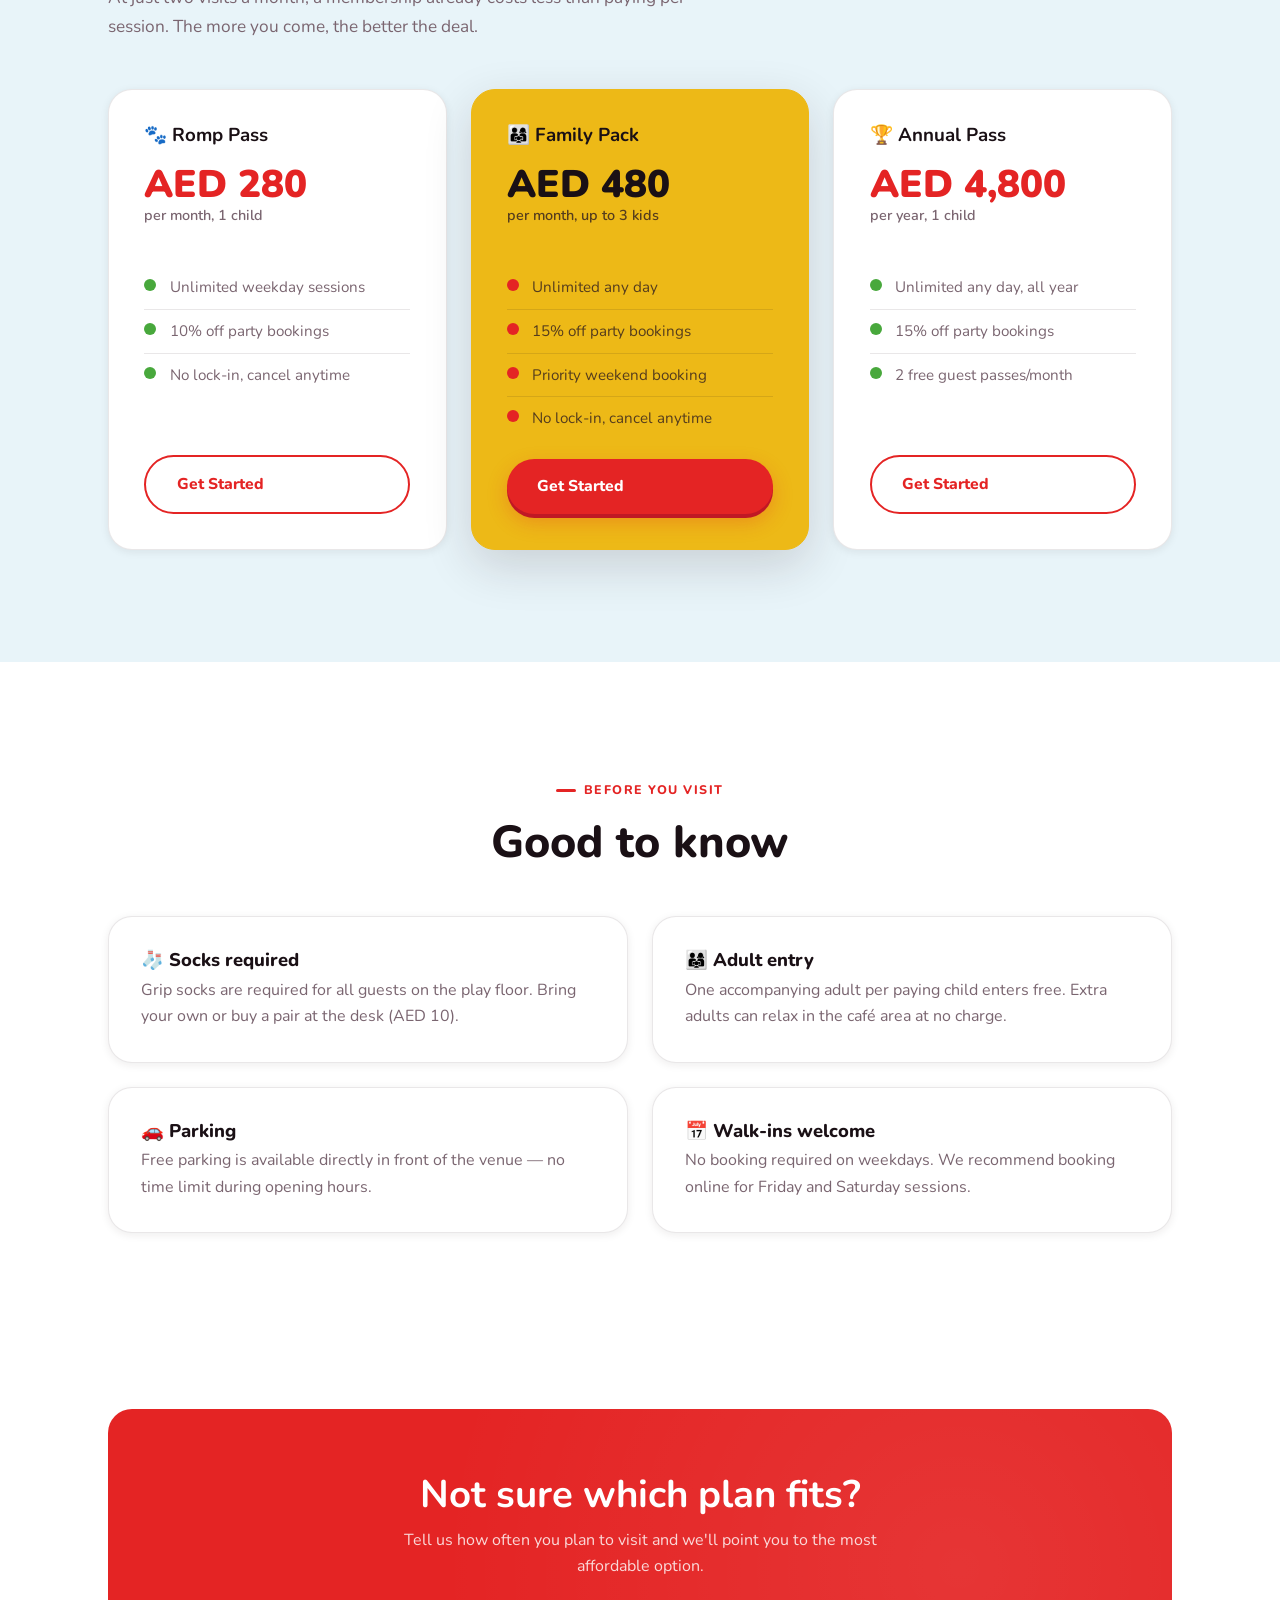
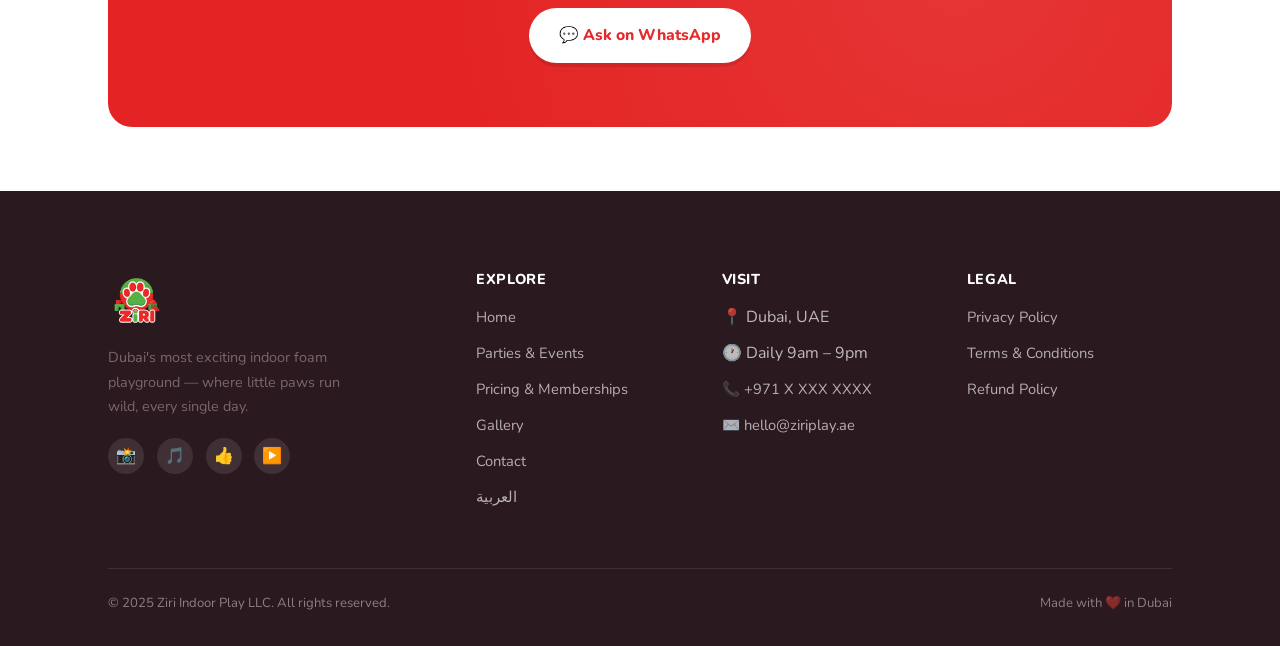
<file: pricing.html>
<!DOCTYPE html>
<html lang="en">
<head>
<meta charset="UTF-8"/><meta name="viewport" content="width=device-width,initial-scale=1"/>
<title>Pricing & Memberships — Ziri Indoor Play Dubai</title>
<meta name="description" content="Drop-in sessions and membership plans at Ziri indoor foam play, Dubai. Come twice a month — a membership already saves you money."/>
<link rel="icon" type="image/png" href="assets/icon.png"/>
<link rel="preconnect" href="https://fonts.googleapis.com"/>
<link rel="preconnect" href="https://fonts.gstatic.com" crossorigin/>
<link href="https://fonts.googleapis.com/css2?family=Nunito:wght@400;600;700;800;900&display=swap" rel="stylesheet"/>
<link rel="stylesheet" href="style.css"/>
</head>
<body>
<nav class="nav">
  <div class="nav-inner">
    <a class="nav-brand" href="index.html" aria-label="Ziri — Home">
      <img data-asset="logo" alt="Ziri Indoor Play" style="height:52px"/>
    </a>
    <button class="nav-toggle" aria-label="Toggle menu" aria-expanded="false">☰</button>
    <ul class="nav-links">
      <li><a href="index.html">Home</a></li>
      <li><a href="parties.html">Parties</a></li>
      <li><a href="pricing.html">Pricing</a></li>
      <li><a href="gallery.html">Gallery</a></li>
      <li><a href="contact.html">Contact</a></li>
      <li><a href="ar/index.html" style="font-weight:800;color:var(--red)">عربي</a></li>
    </ul>
    <div class="nav-actions nav-desktop-only">
      <a class="nav-wa" href="https://wa.me/971XXXXXXXXX" target="_blank" rel="noopener" aria-label="WhatsApp">💬</a>
      <a class="btn btn-red" href="contact.html#book">Book Now</a>
    </div>
  </div>
</nav>

<div class="page-hero">
  <div class="wrap">
    <span class="label">Pricing</span>
    <h1>Pay per visit,<br>or stop counting</h1>
    <p>Drop in whenever you like, or go unlimited if Ziri is becoming a regular part of your week. One accompanying adult is always free.</p>
  </div>
</div>

<section class="section" id="sessions">
  <div class="wrap">
    <div class="section-head reveal">
      <span class="label">Drop-in Sessions</span>
      <h2>Pay As You Play</h2>
    </div>
    <div class="grid g3">
      <div class="price-card reveal">
        <h3>☀️ Weekday</h3>
        <div class="price-tag-block">
          <div class="price-num">AED 75</div>
          <div class="price-per">per child / 2 hours</div>
        </div>
        <ul>
          <li>Sunday – Thursday</li>
          <li>Full floor access, all zones</li>
          <li>1 adult accompanying free</li>
        </ul>
        <a class="btn btn-outline-red" href="contact.html#book">Book a Session</a>
      </div>
      <div class="price-card featured reveal">
        <h3>🎉 Weekend</h3>
        <div class="price-tag-block">
          <div class="price-num">AED 95</div>
          <div class="price-per">per child / 2 hours</div>
        </div>
        <ul>
          <li>Friday & Saturday</li>
          <li>Full floor access, all zones</li>
          <li>1 adult accompanying free</li>
        </ul>
        <a class="btn btn-red" href="contact.html#book">Book a Session</a>
      </div>
      <div class="price-card reveal">
        <h3>🐣 Toddler</h3>
        <div class="price-tag-block">
          <div class="price-num">AED 55</div>
          <div class="price-per">per child / 2 hours</div>
        </div>
        <ul>
          <li>Any day of the week</li>
          <li>Toddler Paws zone, ages 0–4</li>
          <li>1 adult accompanying free</li>
        </ul>
        <a class="btn btn-outline-red" href="contact.html#book">Book a Session</a>
      </div>
    </div>
    <p style="margin-top:1.5rem;font-size:.88rem;color:var(--muted);text-align:center">Prices are starting examples — update before publishing.</p>
  </div>
</section>

<section class="section band-off" id="membership">
  <div class="wrap">
    <div class="section-head reveal">
      <span class="label">Memberships</span>
      <h2>Come twice a month?<br>You're already saving.</h2>
      <p>At just two visits a month, a membership already costs less than paying per session. The more you come, the better the deal.</p>
    </div>
    <div class="grid g3">
      <div class="price-card reveal">
        <h3>🐾 Romp Pass</h3>
        <div class="price-tag-block">
          <div class="price-num">AED 280</div>
          <div class="price-per">per month, 1 child</div>
        </div>
        <ul>
          <li>Unlimited weekday sessions</li>
          <li>10% off party bookings</li>
          <li>No lock-in, cancel anytime</li>
        </ul>
        <a class="btn btn-outline-red" href="contact.html">Get Started</a>
      </div>
      <div class="price-card featured reveal">
        <h3>👨‍👩‍👧 Family Pack</h3>
        <div class="price-tag-block">
          <div class="price-num">AED 480</div>
          <div class="price-per">per month, up to 3 kids</div>
        </div>
        <ul>
          <li>Unlimited any day</li>
          <li>15% off party bookings</li>
          <li>Priority weekend booking</li>
          <li>No lock-in, cancel anytime</li>
        </ul>
        <a class="btn btn-red" href="contact.html">Get Started</a>
      </div>
      <div class="price-card reveal">
        <h3>🏆 Annual Pass</h3>
        <div class="price-tag-block">
          <div class="price-num">AED 4,800</div>
          <div class="price-per">per year, 1 child</div>
        </div>
        <ul>
          <li>Unlimited any day, all year</li>
          <li>15% off party bookings</li>
          <li>2 free guest passes/month</li>
        </ul>
        <a class="btn btn-outline-red" href="contact.html">Get Started</a>
      </div>
    </div>
  </div>
</section>

<section class="section">
  <div class="wrap">
    <div class="section-head center reveal">
      <span class="label">Before You Visit</span>
      <h2>Good to know</h2>
    </div>
    <div class="grid g2">
      <div class="card reveal"><h3>🧦 Socks required</h3><p>Grip socks are required for all guests on the play floor. Bring your own or buy a pair at the desk (AED 10).</p></div>
      <div class="card reveal"><h3>👨‍👩‍👧 Adult entry</h3><p>One accompanying adult per paying child enters free. Extra adults can relax in the café area at no charge.</p></div>
      <div class="card reveal"><h3>🚗 Parking</h3><p>Free parking is available directly in front of the venue — no time limit during opening hours.</p></div>
      <div class="card reveal"><h3>📅 Walk-ins welcome</h3><p>No booking required on weekdays. We recommend booking online for Friday and Saturday sessions.</p></div>
    </div>
  </div>
</section>

<section class="section-sm">
  <div class="wrap">
    <div class="cta-band reveal">
      <h2>Not sure which plan fits?</h2>
      <p>Tell us how often you plan to visit and we'll point you to the most affordable option.</p>
      <a class="btn" style="background:white;color:var(--red);font-weight:800;box-shadow:0 4px 0 rgba(0,0,0,.1)" href="https://wa.me/971XXXXXXXXX" target="_blank">💬 Ask on WhatsApp</a>
    </div>
  </div>
</section>

<footer>
  <div class="wrap">
    <div class="footer-grid">
      <div class="footer-brand">
        <img data-asset="logo" alt="Ziri Indoor Play"/>
        <p>Dubai's most exciting indoor foam playground — where little paws run wild, every single day.</p>
        <div class="social-links" style="margin-top:1.2rem">
          <a href="#" aria-label="Instagram">📸</a>
          <a href="#" aria-label="TikTok">🎵</a>
          <a href="#" aria-label="Facebook">👍</a>
          <a href="#" aria-label="YouTube">▶️</a>
        </div>
      </div>
      <div>
        <h4>Explore</h4>
        <ul>
          <li><a href="index.html">Home</a></li>
          <li><a href="parties.html">Parties & Events</a></li>
          <li><a href="pricing.html">Pricing & Memberships</a></li>
          <li><a href="gallery.html">Gallery</a></li>
          <li><a href="contact.html">Contact</a></li>
          <li><a href="ar/index.html">العربية</a></li>
        </ul>
      </div>
      <div>
        <h4>Visit</h4>
        <ul>
          <li>📍 Dubai, UAE</li>
          <li>🕐 Daily 9am – 9pm</li>
          <li><a href="tel:+971XXXXXXXXX">📞 +971 X XXX XXXX</a></li>
          <li><a href="mailto:hello@ziriplay.ae">✉️ hello@ziriplay.ae</a></li>
        </ul>
      </div>
      <div>
        <h4>Legal</h4>
        <ul>
          <li><a href="#">Privacy Policy</a></li>
          <li><a href="#">Terms & Conditions</a></li>
          <li><a href="#">Refund Policy</a></li>
        </ul>
      </div>
    </div>
    <div class="footer-bottom">
      <p>© 2025 Ziri Indoor Play LLC. All rights reserved.</p>
      <p>Made with ❤️ in Dubai</p>
    </div>
  </div>
</footer>
<a class="wa-float" href="https://wa.me/971XXXXXXXXX?text=Hi%20Ziri!%20I'd%20like%20to%20book%20a%20session"
   target="_blank" rel="noopener" aria-label="Chat on WhatsApp">💬</a>
<script src="assets.js"></script><script src="main.js"></script>
</body></html>
</file>
<file: style.css>
/* =========================================================
   ZIRI v2 — Design System
   Brand colors sampled directly from new logo & mascot
   ========================================================= */
:root {
  --red:        #E42424;
  --red-deep:   #C01824;
  --red-soft:   #FFF0F0;
  --green:      #48A83C;
  --green-deep: #24843C;
  --green-soft: #F0FAF0;
  --dark:       #2A191F;
  --dark-mid:   #3D2530;
  --dark-soft:  rgba(42,25,31,0.06);
  --white:      #FFFFFF;
  --off:        #F9F5F0;
  --ink:        #1A1015;
  --muted:      #7A6570;
  --border:     rgba(42,25,31,0.10);

  --r-xl: 24px;
  --r-lg: 18px;
  --r-md: 12px;
  --r-sm: 8px;
  --r-pill: 999px;

  --shadow-sm: 0 2px 8px rgba(42,25,31,0.08);
  --shadow-md: 0 6px 24px rgba(42,25,31,0.12);
  --shadow-lg: 0 16px 48px rgba(42,25,31,0.16);

  --font-display: 'Nunito', sans-serif;
  --font-body:    'Nunito', sans-serif;

  --max: 1160px;
  --gutter: clamp(1.2rem, 5vw, 3rem);
}

/* Reset */
*, *::before, *::after { box-sizing: border-box; }
html { scroll-behavior: smooth; }
body {
  margin: 0;
  font-family: var(--font-body);
  font-size: 1rem;
  line-height: 1.65;
  color: var(--ink);
  background: var(--white);
  overflow-x: hidden;
}
img { max-width: 100%; display: block; }
a { color: inherit; }
h1,h2,h3,h4 { margin: 0; font-family: var(--font-display); line-height: 1.15; }
p { margin: 0 0 1em; color: var(--muted); }
p:last-child { margin-bottom: 0; }

/* Focus */
:focus-visible {
  outline: 3px solid var(--red);
  outline-offset: 3px;
  border-radius: 4px;
}

/* Layout */
.wrap { max-width: var(--max); margin: 0 auto; padding: 0 var(--gutter); }
.section { padding: clamp(4rem, 9vw, 7rem) 0; }
.section-sm { padding: clamp(2.5rem, 5vw, 4rem) 0; }

.grid { display: grid; gap: 1.5rem; }
.g2 { grid-template-columns: repeat(2,1fr); }
.g3 { grid-template-columns: repeat(3,1fr); }
.g4 { grid-template-columns: repeat(4,1fr); }
@media (max-width:960px){ .g3,.g4{ grid-template-columns:repeat(2,1fr); } }
@media (max-width:600px){ .g2,.g3,.g4{ grid-template-columns:1fr; } }

/* Section labels */
.label {
  display: inline-flex;
  align-items: center;
  gap: .45rem;
  font-size: .78rem;
  font-weight: 800;
  letter-spacing: .12em;
  text-transform: uppercase;
  color: var(--red);
  margin-bottom: 1rem;
}
.label::before {
  content: '';
  display: block;
  width: 20px; height: 3px;
  background: var(--red);
  border-radius: 2px;
}

.section-head { max-width: 640px; margin-bottom: 3rem; }
.section-head.center { text-align: center; margin-left: auto; margin-right: auto; }
.section-head h2 {
  font-size: clamp(1.9rem, 4vw, 2.8rem);
  font-weight: 800;
  color: var(--ink);
  margin-bottom: .6rem;
}
.section-head p { font-size: 1.08rem; }

/* Buttons */
.btn {
  display: inline-flex;
  align-items: center;
  gap: .5rem;
  font-family: var(--font-display);
  font-weight: 800;
  font-size: .98rem;
  text-decoration: none;
  border: none;
  cursor: pointer;
  padding: .9rem 1.9rem;
  border-radius: var(--r-pill);
  transition: transform .15s, box-shadow .15s, background .15s;
  white-space: nowrap;
}
.btn:hover { transform: translateY(-2px); }
.btn:active { transform: translateY(0); }
.btn-red {
  background: var(--red);
  color: var(--white);
  box-shadow: 0 4px 0 var(--red-deep), 0 8px 20px rgba(228,36,36,.28);
}
.btn-red:hover { box-shadow: 0 6px 0 var(--red-deep), 0 12px 28px rgba(228,36,36,.32); }
.btn-green {
  background: var(--green);
  color: var(--white);
  box-shadow: 0 4px 0 var(--green-deep), 0 8px 20px rgba(72,168,60,.28);
}
.btn-green:hover { box-shadow: 0 6px 0 var(--green-deep), 0 12px 28px rgba(72,168,60,.32); }
.btn-ghost {
  background: transparent;
  color: var(--white);
  border: 2px solid rgba(255,255,255,.5);
  box-shadow: none;
}
.btn-ghost:hover { background: rgba(255,255,255,.1); border-color: white; }
.btn-outline-red {
  background: transparent;
  color: var(--red);
  border: 2px solid var(--red);
  box-shadow: none;
}
.btn-outline-red:hover { background: var(--red-soft); }
.btn-row { display: flex; flex-wrap: wrap; gap: .9rem; align-items: center; }

/* ===================== NAVIGATION ===================== */
.nav {
  position: sticky; top: 0; z-index: 100;
  background: var(--white);
  border-bottom: 1px solid var(--border);
  backdrop-filter: blur(12px);
  -webkit-backdrop-filter: blur(12px);
}
.nav-inner {
  max-width: var(--max); margin: 0 auto;
  padding: .9rem var(--gutter);
  display: flex; align-items: center; justify-content: space-between; gap: 1.5rem;
}
.nav-brand img { height: 52px; width: auto; }
.nav-links {
  display: flex; align-items: center; gap: 1.8rem;
  list-style: none; margin: 0; padding: 0;
}
.nav-links a {
  font-weight: 700; font-size: .95rem;
  text-decoration: none; color: var(--ink);
  padding: .3rem 0;
  border-bottom: 2px solid transparent;
  transition: color .15s, border-color .15s;
}
.nav-links a:hover, .nav-links a[aria-current] {
  color: var(--red); border-bottom-color: var(--red);
}
.nav-actions { display: flex; align-items: center; gap: .8rem; }
/* WhatsApp nav icon */
.nav-wa {
  display: flex; align-items: center; justify-content: center;
  width: 40px; height: 40px;
  background: #25D366; color: white;
  border-radius: var(--r-pill); font-size: 1.2rem;
  text-decoration: none;
  box-shadow: 0 3px 10px rgba(37,211,102,.35);
  transition: transform .15s;
}
.nav-wa:hover { transform: scale(1.1); }
.nav-toggle {
  display: none; background: none; border: none;
  font-size: 1.5rem; cursor: pointer; color: var(--ink); padding: .3rem;
}
@media (max-width:860px) {
  .nav-links {
    position: fixed; top: 73px; left: 0; right: 0;
    background: var(--white);
    flex-direction: column; align-items: flex-start;
    padding: 1.2rem var(--gutter) 1.8rem;
    gap: 1.1rem;
    border-bottom: 1px solid var(--border);
    transform: translateY(-110%); transition: transform .25s ease;
    box-shadow: var(--shadow-md);
  }
  .nav-links.open { transform: translateY(0); }
  .nav-toggle { display: block; }
  .nav-desktop-only { display: none; }
}

/* ===================== HERO ===================== */
.hero {
  background: var(--dark);
  position: relative;
  overflow: hidden;
  min-height: 92vh;
  display: flex; align-items: center;
}
.hero-bg-circle {
  position: absolute;
  width: 700px; height: 700px;
  border-radius: 50%;
  background: radial-gradient(circle, rgba(228,36,36,.18) 0%, transparent 70%);
  top: -200px; right: -100px;
  pointer-events: none;
}
.hero-bg-circle2 {
  position: absolute;
  width: 400px; height: 400px;
  border-radius: 50%;
  background: radial-gradient(circle, rgba(72,168,60,.14) 0%, transparent 70%);
  bottom: -100px; left: -80px;
  pointer-events: none;
}
#hero-canvas {
  position: absolute; inset: 0;
  pointer-events: none; z-index: 0;
}
.hero-inner {
  position: relative; z-index: 2;
  max-width: var(--max); margin: 0 auto;
  padding: clamp(4rem,8vw,6rem) var(--gutter);
  display: grid;
  grid-template-columns: 1fr 1fr;
  align-items: center;
  gap: clamp(2rem, 5vw, 4rem);
}
@media (max-width:760px) {
  .hero-inner { grid-template-columns: 1fr; text-align: center; }
  .hero-inner .btn-row { justify-content: center; }
  .hero-mascot { order: -1; max-width: 280px; margin: 0 auto; }
}
.hero-text .label { color: #6DD460; }
.hero-text .label::before { background: #6DD460; }
.hero-text h1 {
  font-size: clamp(2.6rem, 6vw, 4.2rem);
  font-weight: 900;
  color: var(--white);
  margin-bottom: .7rem;
  line-height: 1.05;
}
.hero-text h1 span { color: var(--red); }
.hero-text p.lede {
  font-size: clamp(1rem, 1.6vw, 1.2rem);
  color: rgba(255,255,255,.72);
  max-width: 480px;
  margin-bottom: 2rem;
}
.hero-mascot {
  display: flex; justify-content: center; align-items: flex-end;
  position: relative;
}
.hero-mascot img {
  width: min(420px, 90%);
  filter: drop-shadow(0 24px 48px rgba(228,36,36,.35));
  animation: float 3.5s ease-in-out infinite;
}
@keyframes float {
  0%,100% { transform: translateY(0); }
  50% { transform: translateY(-18px); }
}
.hero-badge {
  position: absolute;
  background: var(--green); color: var(--white);
  font-weight: 800; font-size: .82rem;
  padding: .55rem 1.1rem; border-radius: var(--r-pill);
  box-shadow: 0 4px 12px rgba(72,168,60,.4);
  white-space: nowrap;
}
.hero-badge.b1 { top: 12%; right: 4%; }
.hero-badge.b2 { bottom: 18%; left: 2%; background: var(--red); box-shadow: 0 4px 12px rgba(228,36,36,.4); }
.hero-badge.b3 { top: 45%; right: -2%; }

/* Scroll cue */
.scroll-cue {
  position: absolute; bottom: 2rem; left: 50%; transform: translateX(-50%);
  z-index: 3; display: flex; flex-direction: column; align-items: center; gap: .4rem;
  color: rgba(255,255,255,.45); font-size: .8rem; font-weight: 700;
  letter-spacing: .06em; text-transform: uppercase;
}
.scroll-cue span { animation: bob 2s ease-in-out infinite; font-size: 1.3rem; }
@keyframes bob { 0%,100%{transform:translateY(0)} 50%{transform:translateY(8px)} }

/* ===================== TRUST BAR ===================== */
.trust-bar {
  background: var(--red);
  padding: .9rem 0;
  overflow: hidden;
}
.trust-track {
  display: flex; gap: 3rem;
  animation: ticker 22s linear infinite;
  width: max-content;
}
.trust-track span {
  font-weight: 800; font-size: .9rem; color: var(--white);
  white-space: nowrap; display: flex; align-items: center; gap: .6rem;
}
@keyframes ticker { 0%{transform:translateX(0)} 100%{transform:translateX(-50%)} }

/* ===================== CARDS ===================== */
.card {
  background: var(--white);
  border-radius: var(--r-xl);
  padding: 2rem;
  border: 1px solid var(--border);
  box-shadow: var(--shadow-sm);
  transition: box-shadow .2s, transform .2s;
}
.card:hover { box-shadow: var(--shadow-md); transform: translateY(-3px); }

.card-icon {
  width: 52px; height: 52px;
  border-radius: var(--r-lg);
  display: flex; align-items: center; justify-content: center;
  font-size: 1.5rem;
  margin-bottom: 1.1rem;
}
.ci-red { background: var(--red-soft); }
.ci-green { background: var(--green-soft); }
.ci-dark { background: var(--dark); }

.card h3 { font-size: 1.15rem; font-weight: 800; color: var(--ink); margin-bottom: .4rem; }

/* Zone cards */
.zone-card {
  border-radius: var(--r-xl);
  padding: 0;
  overflow: hidden;
  border: 1px solid var(--border);
  box-shadow: var(--shadow-sm);
  transition: box-shadow .2s, transform .2s;
}
.zone-card:hover { box-shadow: var(--shadow-lg); transform: translateY(-4px); }
.zone-thumb {
  height: 180px;
  display: flex; align-items: center; justify-content: center;
  font-size: 3.5rem;
  position: relative; overflow: hidden;
}
.zone-body { padding: 1.5rem; }
.zone-body h3 { font-size: 1.2rem; font-weight: 800; margin-bottom: .4rem; }

/* Price cards */
.price-card {
  border-radius: var(--r-xl);
  padding: 2.2rem;
  border: 1px solid var(--border);
  box-shadow: var(--shadow-sm);
  display: flex; flex-direction: column;
  background: var(--white);
}
.price-card.featured {
  background: var(--dark);
  border-color: var(--dark);
  box-shadow: var(--shadow-lg);
  transform: scale(1.03);
}
.price-card.featured h3, .price-card.featured .price-num { color: var(--white); }
.price-card.featured .price-per, .price-card.featured li { color: rgba(255,255,255,.7); }
.price-card.featured li::before { background: var(--green); }
.price-tag-block { margin: 1.2rem 0; }
.price-num { font-size: 2.4rem; font-weight: 900; color: var(--red); line-height: 1; }
.price-per { font-size: .9rem; color: var(--muted); font-weight: 600; }
.price-card ul { list-style: none; margin: 1.2rem 0; padding: 0; flex-grow: 1; }
.price-card li {
  padding: .55rem 0 .55rem 1.6rem; position: relative;
  font-size: .95rem; color: var(--muted);
  border-bottom: 1px solid var(--border);
}
.price-card li:last-child { border-bottom: none; }
.price-card li::before {
  content: '';
  position: absolute; left: 0; top: .8rem;
  width: 12px; height: 12px;
  background: var(--green); border-radius: 50%;
}

/* Review cards */
.review-card {
  background: var(--off);
  border-radius: var(--r-xl);
  padding: 1.8rem;
  border: 1px solid var(--border);
}
.review-stars { color: #F59E0B; font-size: 1rem; letter-spacing: .05em; margin-bottom: .8rem; }
.review-card p { color: var(--ink); font-style: italic; margin-bottom: 1rem; }
.review-author { font-weight: 800; font-size: .9rem; color: var(--ink); }
.review-location { font-size: .82rem; color: var(--muted); }

/* FAQ */
.faq { max-width: 760px; }
details.faq-item {
  border: 1px solid var(--border);
  border-radius: var(--r-lg);
  margin-bottom: .8rem;
  overflow: hidden;
  background: var(--white);
}
details.faq-item summary {
  font-weight: 800; font-size: 1.02rem; padding: 1.2rem 1.5rem;
  cursor: pointer; list-style: none;
  display: flex; justify-content: space-between; align-items: center;
  color: var(--ink);
}
details.faq-item summary::-webkit-details-marker { display: none; }
details.faq-item summary::after { content: '+'; color: var(--red); font-size: 1.4rem; line-height: 1; }
details.faq-item[open] summary::after { content: '−'; }
details.faq-item p { padding: 0 1.5rem 1.2rem; margin: 0; }

/* ===================== HERO FEATURE STRIP ===================== */
.feature-strip {
  display: grid;
  grid-template-columns: repeat(4,1fr);
  gap: 0;
  background: var(--dark);
}
@media(max-width:720px){ .feature-strip{grid-template-columns:repeat(2,1fr);} }
.fstrip-item {
  padding: 2rem 1.5rem;
  border-right: 1px solid rgba(255,255,255,.08);
  text-align: center;
}
.fstrip-item:last-child { border-right: none; }
.fstrip-num {
  font-size: 2.2rem; font-weight: 900;
  color: var(--red); display: block; line-height: 1;
  margin-bottom: .3rem;
}
.fstrip-label { font-size: .88rem; font-weight: 700; color: rgba(255,255,255,.65); }

/* ===================== CTA BAND ===================== */
.cta-band {
  background: var(--red);
  border-radius: var(--r-xl);
  padding: clamp(2.5rem,6vw,4rem);
  text-align: center;
  position: relative; overflow: hidden;
}
.cta-band::before {
  content: '';
  position: absolute; inset: 0;
  background: radial-gradient(circle at 80% 50%, rgba(255,255,255,.08), transparent 60%);
}
.cta-band h2 { color: var(--white); font-size: clamp(1.7rem,3.5vw,2.4rem); margin-bottom: .6rem; }
.cta-band p { color: rgba(255,255,255,.82); max-width: 520px; margin: 0 auto 1.8rem; }

/* ===================== GALLERY GRID ===================== */
.gallery-grid { display: grid; gap: 1rem;
  grid-template-columns: repeat(3,1fr);
  grid-template-rows: auto;
}
@media(max-width:700px){ .gallery-grid{grid-template-columns:repeat(2,1fr);} }
.gallery-cell {
  border-radius: var(--r-lg);
  overflow: hidden; aspect-ratio: 1;
  display: flex; align-items: center; justify-content: center;
  font-size: 3rem; position: relative;
  cursor: pointer;
}
.gallery-cell.wide { grid-column: span 2; aspect-ratio: 2/1; }
.gallery-cell.tall { grid-row: span 2; aspect-ratio: 1/2; }
.gallery-overlay {
  position: absolute; inset: 0;
  background: rgba(42,25,31,.5);
  display: flex; align-items: flex-end;
  padding: 1rem;
  opacity: 0; transition: opacity .2s;
}
.gallery-cell:hover .gallery-overlay { opacity: 1; }
.gallery-overlay span { color: white; font-weight: 800; font-size: .95rem; }

/* ===================== INSTAGRAM FEED ===================== */
.insta-placeholder {
  display: grid;
  grid-template-columns: repeat(6,1fr);
  gap: .5rem;
}
@media(max-width:700px){ .insta-placeholder{grid-template-columns:repeat(3,1fr);} }
.insta-cell {
  aspect-ratio: 1;
  border-radius: var(--r-md);
  display: flex; align-items: center; justify-content: center;
  font-size: 1.6rem;
  cursor: pointer;
  position: relative; overflow: hidden;
}
.insta-cell:hover::after {
  content: '♥';
  position: absolute; inset: 0;
  background: rgba(228,36,36,.6);
  display: flex; align-items: center; justify-content: center;
  font-size: 2rem; color: white;
}

/* ===================== BOOKING SECTION ===================== */
.booking-wrap {
  display: grid; grid-template-columns: 1.1fr .9fr; gap: 3rem; align-items: start;
}
@media(max-width:860px){ .booking-wrap{grid-template-columns:1fr;} }
.booking-form { background: var(--white); border-radius: var(--r-xl); padding: 2.4rem; box-shadow: var(--shadow-md); }
.field { margin-bottom: 1.3rem; }
.field label { display: block; font-weight: 800; font-size: .9rem; margin-bottom: .4rem; color: var(--ink); }
.field input, .field select, .field textarea {
  width: 100%; font-family: var(--font-body); font-size: 1rem;
  padding: .85rem 1rem;
  border: 2px solid var(--border);
  border-radius: var(--r-md);
  background: var(--off); color: var(--ink);
  transition: border-color .15s;
}
.field input:focus, .field select:focus, .field textarea:focus { border-color: var(--red); outline: none; }
.field textarea { resize: vertical; min-height: 110px; }
.field-row { display: grid; grid-template-columns: 1fr 1fr; gap: 1rem; }
@media(max-width:480px){ .field-row{grid-template-columns:1fr;} }

/* ===================== FOOTER ===================== */
footer {
  background: var(--dark); color: rgba(255,255,255,.7);
  padding: clamp(3rem,7vw,5rem) 0 2rem;
  margin-top: 0;
}
.footer-grid { display: grid; grid-template-columns: 1.6fr 1fr 1fr 1fr; gap: 2.5rem; margin-bottom: 3rem; }
@media(max-width:900px){ .footer-grid{grid-template-columns:repeat(2,1fr);} }
@media(max-width:500px){ .footer-grid{grid-template-columns:1fr;} }
.footer-brand img { height: 58px; margin-bottom: 1rem; }
.footer-brand p { font-size: .9rem; max-width: 260px; line-height: 1.7; }
footer h4 { color: var(--white); font-size: .9rem; font-weight: 800; margin-bottom: 1rem; letter-spacing: .04em; text-transform: uppercase; }
footer ul { list-style: none; margin: 0; padding: 0; }
footer li { margin-bottom: .6rem; }
footer a { color: rgba(255,255,255,.65); text-decoration: none; font-size: .92rem; transition: color .15s; }
footer a:hover { color: var(--red); }
.footer-bottom {
  border-top: 1px solid rgba(255,255,255,.1);
  padding-top: 1.5rem;
  display: flex; flex-wrap: wrap; gap: 1rem;
  justify-content: space-between; align-items: center;
}
.footer-bottom p { font-size: .82rem; color: rgba(255,255,255,.45); margin: 0; }
.social-links { display: flex; gap: .8rem; }
.social-links a {
  width: 36px; height: 36px;
  background: rgba(255,255,255,.1);
  border-radius: var(--r-pill);
  display: flex; align-items: center; justify-content: center;
  font-size: 1rem; text-decoration: none; color: white;
  transition: background .15s;
}
.social-links a:hover { background: var(--red); }

/* ===================== WHATSAPP FLOAT ===================== */
.wa-float {
  position: fixed; bottom: 1.8rem; right: 1.8rem;
  z-index: 999;
  background: #25D366; color: white;
  width: 58px; height: 58px;
  border-radius: 50%;
  display: flex; align-items: center; justify-content: center;
  font-size: 1.7rem;
  box-shadow: 0 6px 20px rgba(37,211,102,.5);
  text-decoration: none;
  animation: pulse-wa 2.5s ease-in-out infinite;
  transition: transform .15s;
}
.wa-float:hover { transform: scale(1.12); }
@keyframes pulse-wa {
  0%,100% { box-shadow: 0 6px 20px rgba(37,211,102,.5); }
  50% { box-shadow: 0 6px 28px rgba(37,211,102,.75), 0 0 0 8px rgba(37,211,102,.12); }
}

/* ===================== REVEAL ===================== */
.reveal { opacity: 0; transform: translateY(28px); transition: opacity .7s ease, transform .7s ease; }
.reveal.is-visible { opacity: 1; transform: translateY(0); }
.reveal-left { opacity: 0; transform: translateX(-28px); transition: opacity .7s ease, transform .7s ease; }
.reveal-left.is-visible { opacity: 1; transform: translateX(0); }
.reveal-right { opacity: 0; transform: translateX(28px); transition: opacity .7s ease, transform .7s ease; }
.reveal-right.is-visible { opacity: 1; transform: translateX(0); }
@media(prefers-reduced-motion:reduce){
  .reveal,.reveal-left,.reveal-right{ opacity:1; transform:none; transition:none; }
  *, *::before, *::after { animation-duration: .001ms !important; transition-duration: .001ms !important; }
}

/* ===================== PAGE HERO ===================== */
.page-hero {
  background: var(--dark);
  padding: clamp(3.5rem,8vw,6rem) 0 clamp(2.5rem,5vw,4rem);
  position: relative; overflow: hidden;
}
.page-hero::after {
  content: '';
  position: absolute; bottom: -1px; left: 0; right: 0;
  height: 40px;
  background: var(--white);
  clip-path: ellipse(55% 100% at 50% 100%);
}
.page-hero .label { color: rgba(255,255,255,.6); }
.page-hero .label::before { background: var(--red); }
.page-hero h1 { color: var(--white); font-size: clamp(2.2rem,5vw,3.4rem); font-weight: 900; }
.page-hero p { color: rgba(255,255,255,.7); font-size: 1.1rem; max-width: 600px; margin-top: .7rem; }

/* ===================== BAND ===================== */
.band-off { background: var(--off); }
.band-dark { background: var(--dark); }

/* ===== v3 palette: red + yellow + light blue (sampled from brand reference) ===== */
:root{--yellow:#EDB917;--yellow-deep:#C79500;--yellow-soft:#FFF5D1;--sky:#7BB5CD;--sky-deep:#3F86A5;--sky-soft:#E8F4F9;}
.hero{background:linear-gradient(180deg,var(--sky-soft) 0%,#fff 100%);}
.hero-bg-circle{background:radial-gradient(circle,rgba(237,185,23,.38) 0%,transparent 70%);}
.hero-bg-circle2{background:radial-gradient(circle,rgba(123,181,205,.5) 0%,transparent 70%);}
.hero-text .label,.page-hero .label{color:var(--red);}
.hero-text .label::before,.page-hero .label::before{background:var(--red);}
.hero-text h1,.page-hero h1{color:var(--ink);}
.hero-text p.lede,.page-hero p{color:var(--muted);}
.hero .btn-ghost,.page-hero .btn-ghost{color:var(--ink);border-color:rgba(42,25,31,.3);}
.hero .btn-ghost:hover,.page-hero .btn-ghost:hover{background:rgba(42,25,31,.06);border-color:var(--ink);}
.hero-mascot img{filter:drop-shadow(0 24px 40px rgba(42,25,31,.22));}
.hero-badge{color:var(--ink);background:var(--yellow);box-shadow:0 4px 12px rgba(237,185,23,.45);}
.hero-badge.b2{background:#fff;color:var(--red);box-shadow:var(--shadow-sm);}
.hero-badge.b3{background:var(--sky);color:var(--ink);box-shadow:0 4px 12px rgba(123,181,205,.5);}
.scroll-cue{color:var(--muted);}
.page-hero{background:var(--sky-soft);}
.trust-bar{background:var(--yellow);}
.trust-track span{color:var(--ink);}
.feature-strip{background:var(--sky);}
.fstrip-item{border-right-color:rgba(42,25,31,.12);}
.fstrip-num{color:var(--ink);font-size:1.9rem;}
.fstrip-label{color:rgba(42,25,31,.78);}
.band-off{background:var(--sky-soft);}
.band-yellow{background:var(--yellow-soft);}
.ci-yellow{background:var(--yellow-soft);}
.ci-sky{background:var(--sky-soft);}
.price-card.featured{background:var(--yellow);border-color:var(--yellow);}
.price-card.featured h3,.price-card.featured .price-num{color:var(--ink);}
.price-card.featured .price-per,.price-card.featured li{color:rgba(42,25,31,.78);border-bottom-color:rgba(42,25,31,.12);}
.price-card.featured li::before{background:var(--red);}
.btn-yellow{background:var(--yellow);color:var(--ink);box-shadow:0 4px 0 var(--yellow-deep),0 8px 20px rgba(237,185,23,.3);}
.btn-yellow:hover{box-shadow:0 6px 0 var(--yellow-deep),0 12px 28px rgba(237,185,23,.35);}
.zone-thumb{height:200px;}
.zone-thumb img{width:100%;height:100%;object-fit:cover;}
.photo{margin:0;border-radius:var(--r-xl);overflow:hidden;background:#fff;border:1px solid var(--border);box-shadow:var(--shadow-md);}
.photo img{width:100%;height:auto;display:block;}
.photo figcaption{padding:.9rem 1.2rem;font-weight:800;font-size:.95rem;color:var(--ink);border-top:1px solid var(--border);}
.photo-grid{display:grid;gap:1.4rem;grid-template-columns:repeat(2,1fr);}
.photo-grid .wide{grid-column:1/-1;}
.plan-wrap{display:grid;grid-template-columns:.8fr 1.2fr;gap:3rem;align-items:center;}
@media(max-width:760px){.photo-grid,.plan-wrap{grid-template-columns:1fr;}}
</file>
